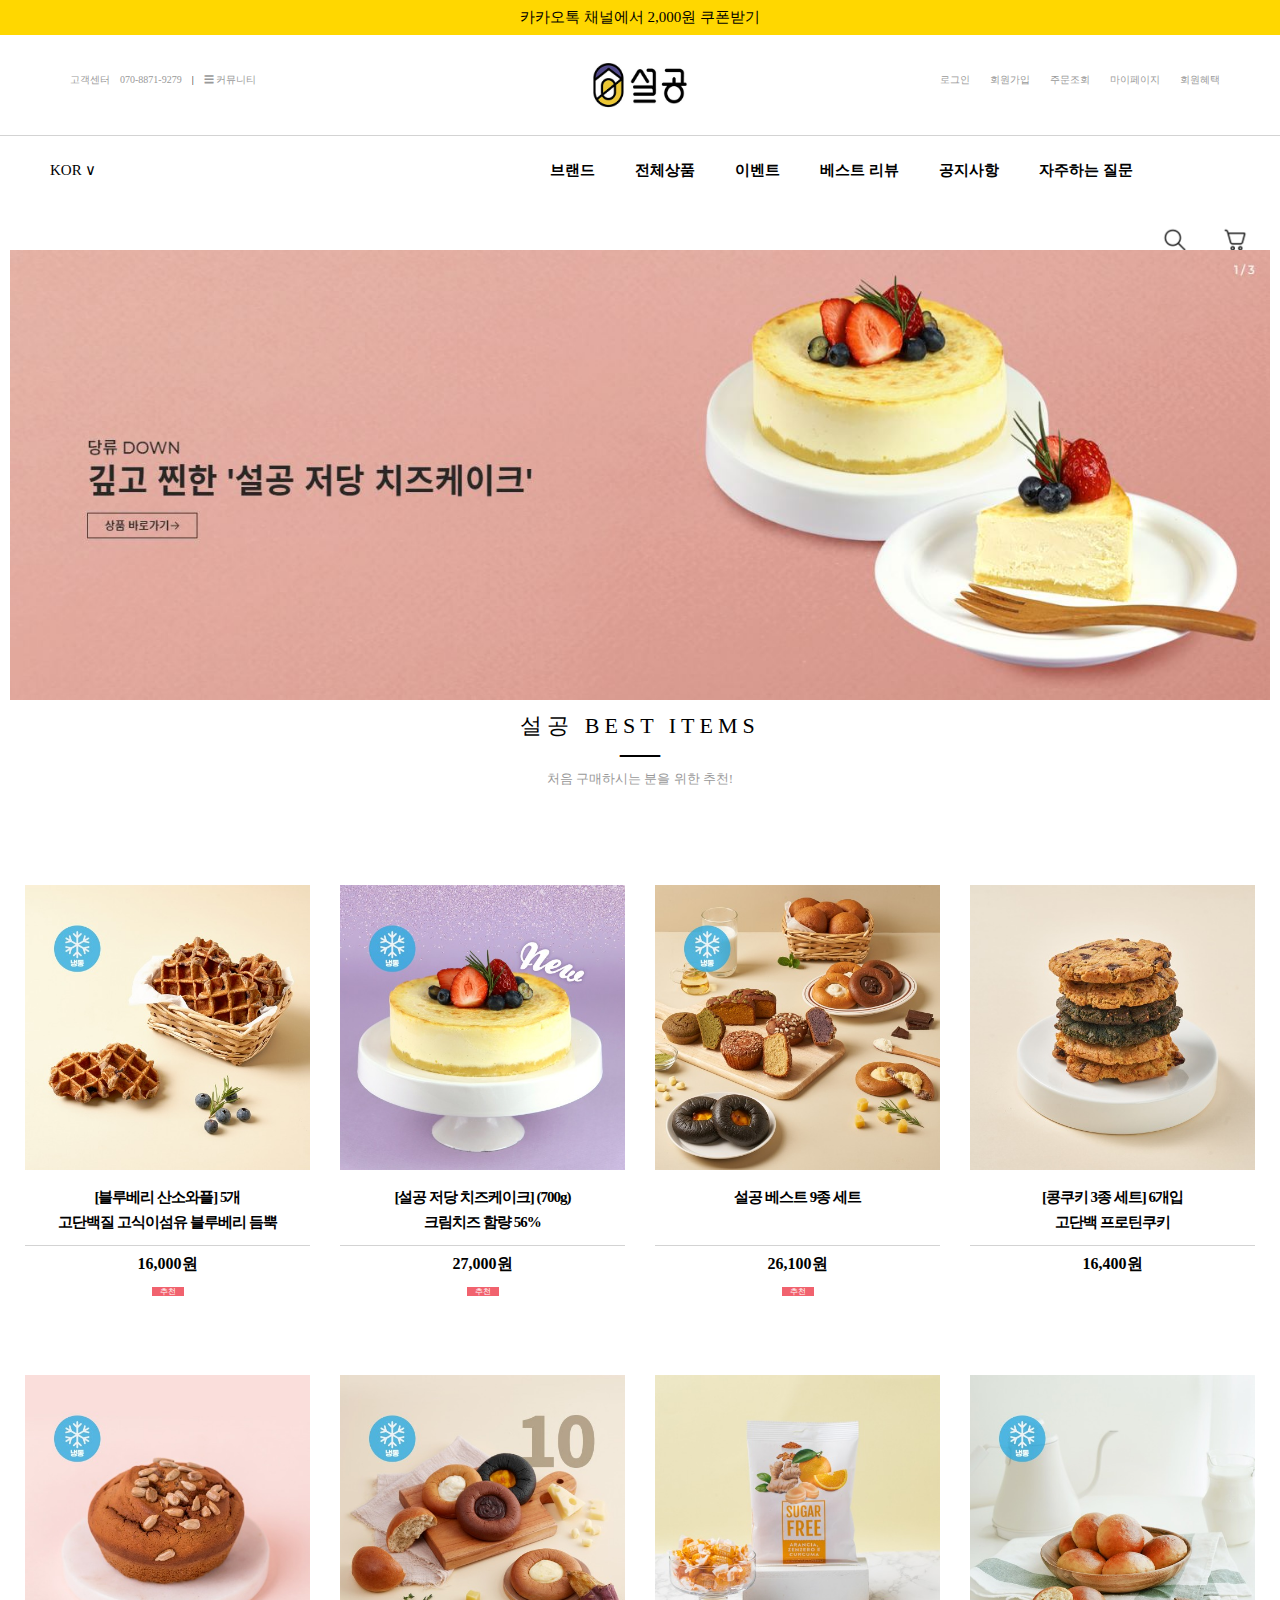
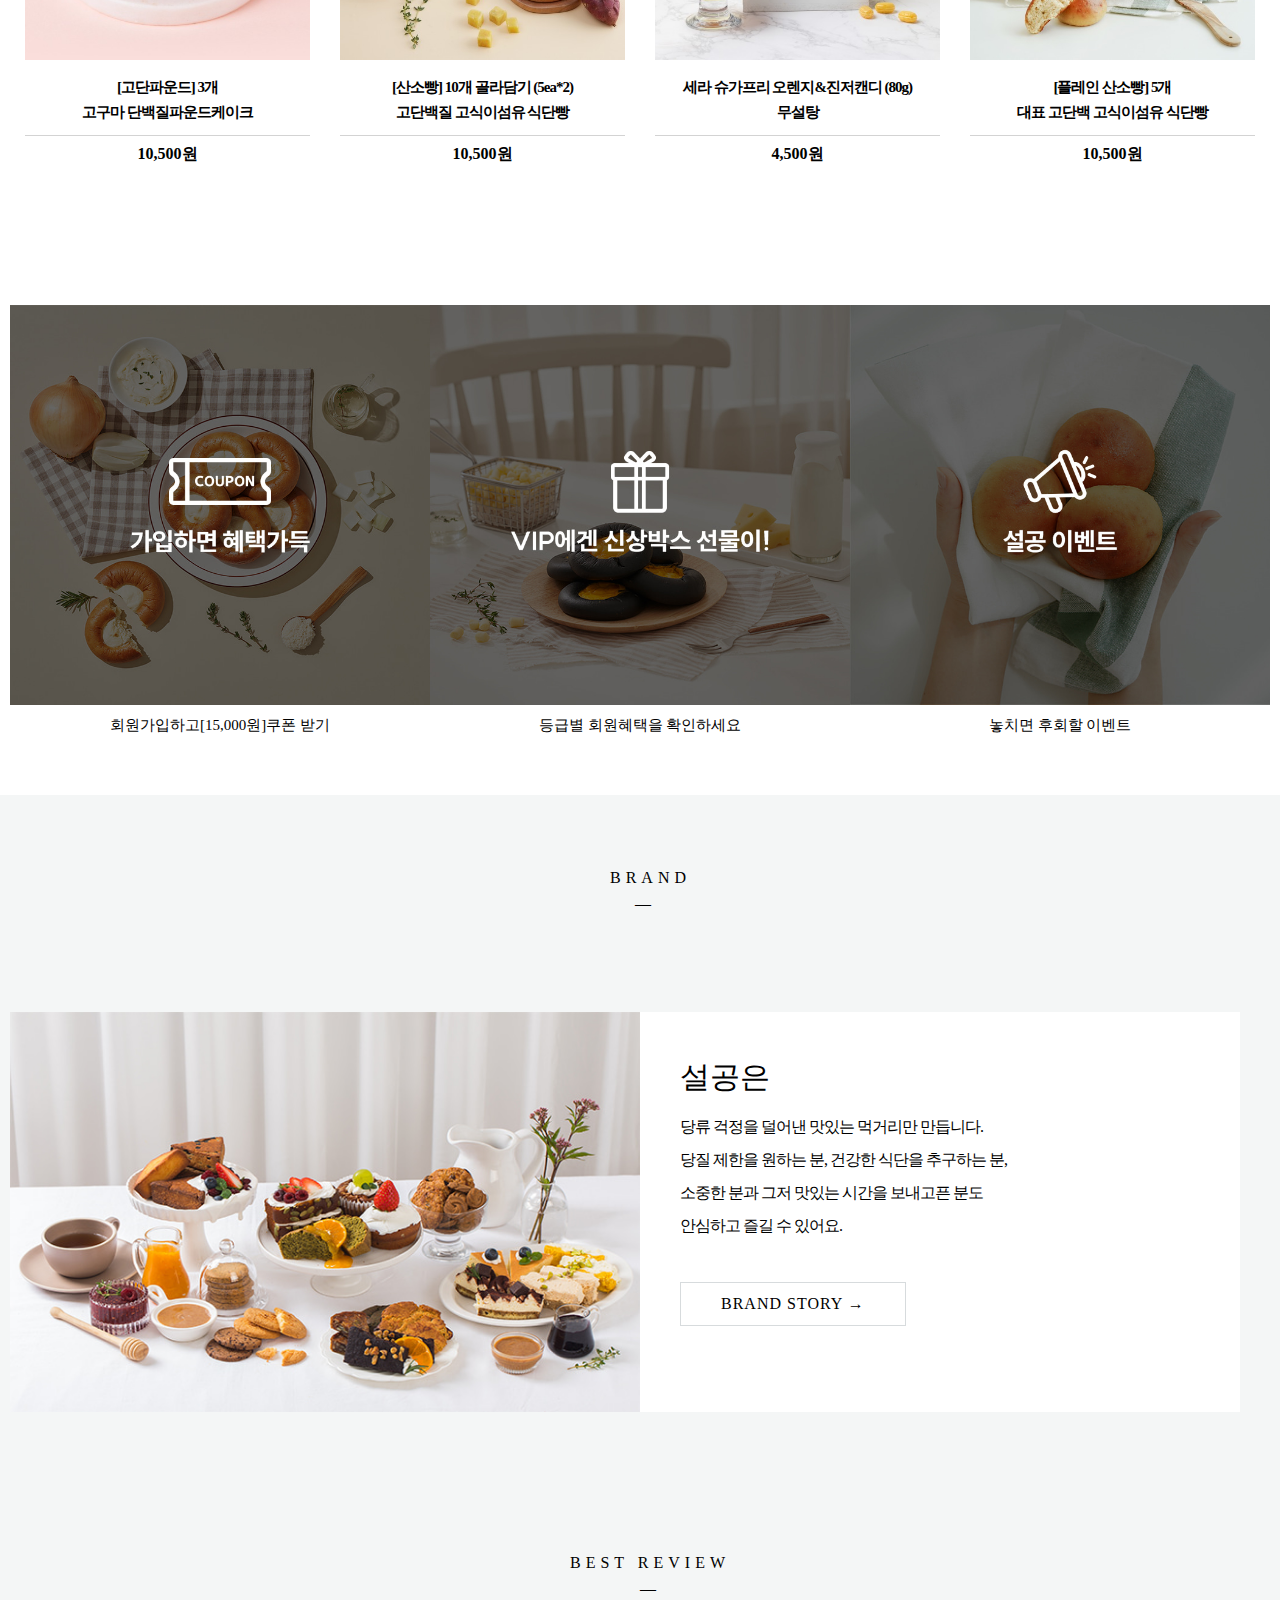
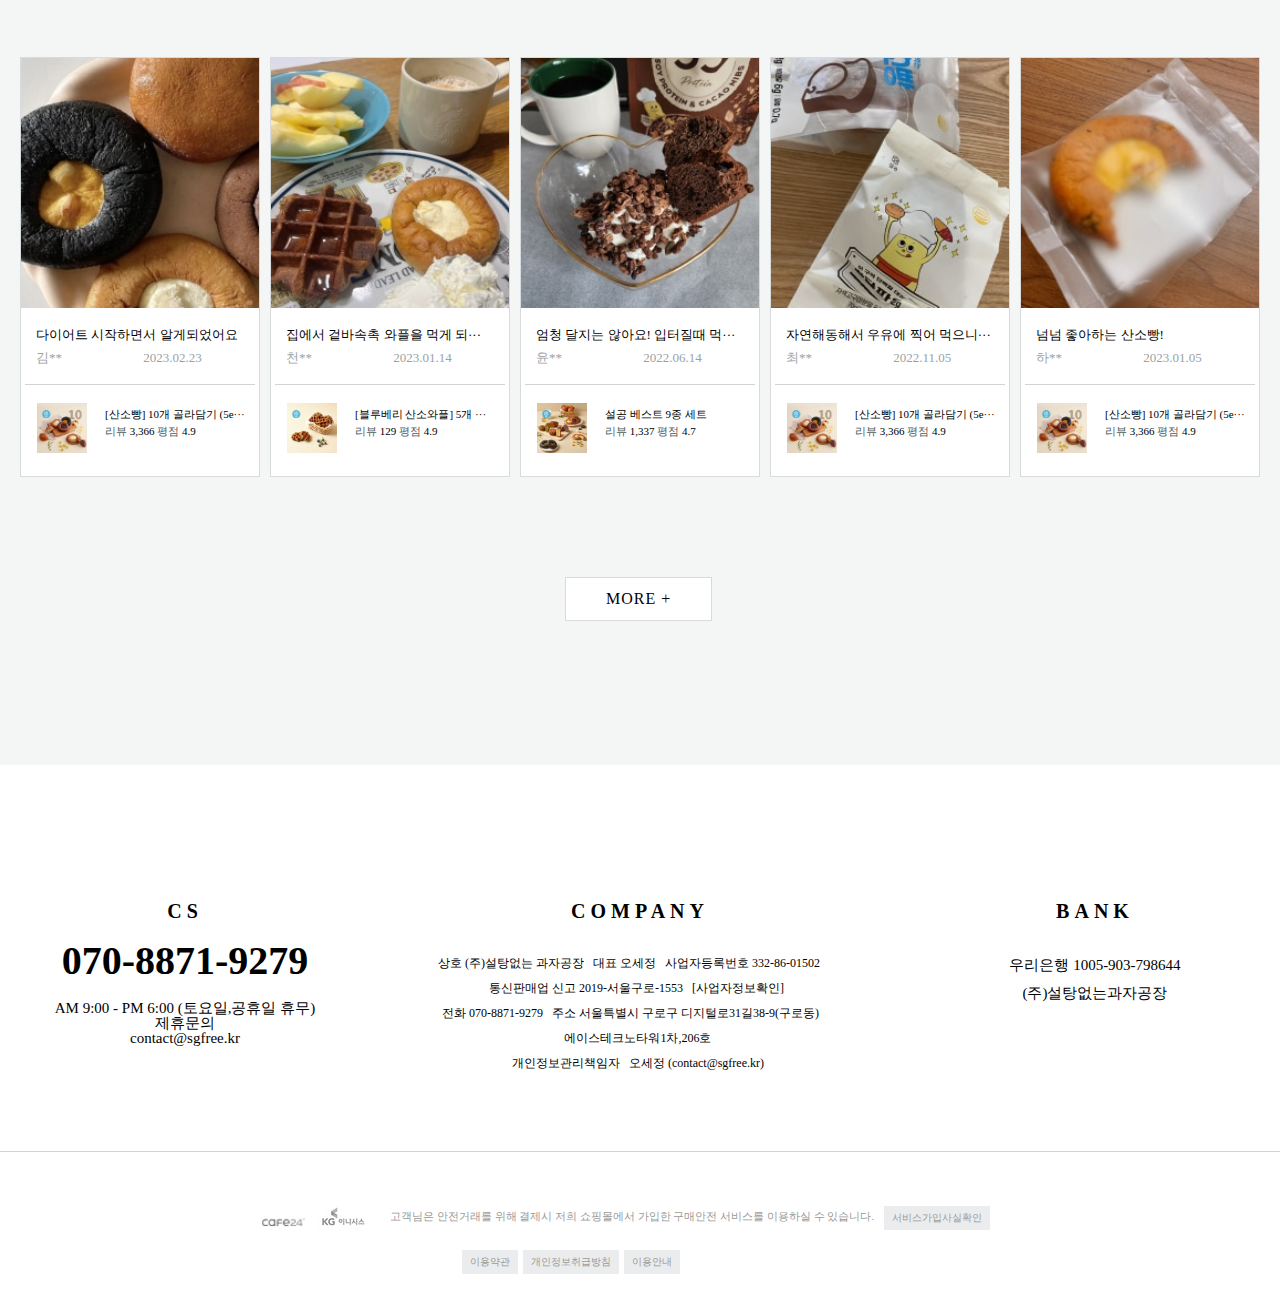
<file: index.html>
<!DOCTYPE html>
<html>
  <head>
    <title>설탕없는과자공장 | 설공</title>
    <link href="css/reset.css" rel="stylesheet">
    <link href="css/common.css" rel="stylesheet">
    <link href="css/main.css" rel="stylesheet">
  </head>
  <body>
    <div id="kakao">
        <div id="box">
        <h3><a href="#">카카오톡 채널에서 2,000원 쿠폰받기</a></h3>
        </div></div>
    <header>
      <div id="box1">
        <div id="login1">
          <ul>
            <li><a href="#">고객센터</a></li>
            <li><a href="#">070-8871-9279</a></li>
            <li>|</li>
            <li><a href="#">&#9776;  커뮤니티</a></li>
          </ul>
        </div>
      </div>
      <div id="box2">
        <div id="logo">
          <a href="#"><img src="img/logo.jpg" alt="logo"></a>
        </div></div>
      <div id="box3">
        <div id="login2">
          <ul>
            <li><a href="sub_2.html" target="self">로그인</a></li>
            <li><a href="#">회원가입</a></li>
            <li><a href="#">주문조회</a></li>
            <li><a href="#">마이페이지</a></li>
            <li><a href="#">회원혜택</a></li>
          </ul>
        </div></div>
    </header>
    <nav>
        <div id="box1">
          <h4><a href="#">KOR   &#8744;</a></h4></div> 
        <div id="box">
          <ul>
            <li><a href="sub.html" target="_self">브랜드</a></li>
            <li><a href="sub.html" target="_self">전체상품</a></li>
            <li><a href="sub.html" target="_self">이벤트</a></li>
            <li><a href="sub.html" target="_self">베스트 리뷰</a></li>
            <li><a href="sub.html" target="_self">공지사항</a></li>
            <li><a href="sub.html" target="_self">자주하는 질문</a></li>
          </ul></div>

          <div id="icon">
            <div class="iconbox">
                <a href="#"><img src="img/icon_1.png" alt="아이콘1"></a>
            </div>
            <div class="iconbox">
                <a href="#"><img src="img/icon_2.png" alt="아이콘2"></a>
            </div>
          </div>
      </nav>

    <section>
      <div id="slider">
        <img src="img/slider.JPG" alt="slider">
        </div>

        <div id="best">
            <h3>설공 BEST ITEMS</h3>
            <h2>&#8212;</h2>
            <p>처음 구매하시는 분을 위한 추천!</p>
        </div>
        <div id="product">
            <div class="box">
              <div class="img_box">
                <a href="sub.html" target="_self"><img src="img/section_1.jpg" alt="section_1"></a>
              </div>
                <h5><a href="#">[블루베리 산소와플] 5개<br>고단백질 고식이섬유 블루베리 듬뿍</a></h5>
                <div class="box1">
                  <p>16,000원</p>
                  <h6></h6>
                </div></div>
            <div class="box">
              <div class="img_box">
                <a href="sub.html" target="_self"><img src="img/section_2.jpg" alt="section_2"></a>
              </div>
                <h5><a href="#">[설공 저당 치즈케이크] (700g)<br>크림치즈 함량 56%</a></h5>
                <div class="box1">
                <p>27,000원</p>
                <h6></h6>
            </div></div>
            <div class="box">
              <div class="img_box">
                <a href="sub.html" target="_self"><img src="img/section_3.jpg" alt="section_3"></a>
              </div>
                <h5><a href="#">설공 베스트 9종 세트</a></h5>
                <div class="box1">
                <p>26,100원</p>
                <h6></h6>
            </div></div>
            <div class="box">
              <div class="img_box">
                <a href="sub.html" target="_self"><img src="img/section_4.jpg" alt="section_4"></a>
              </div>
                <h5><a href="#">[콩쿠키 3종 세트] 6개입<br>고단백 프로틴쿠키</a></h5>
                <div class="box1">
                <p>16,400원</p>
            </div></div>
            <div class="box">
              <div class="img_box">
                <a href="sub.html" target="_self"><img src="img/section_5.jpg" alt="section_5"></a>
              </div>
                <h5><a href="#">[고단파운드] 3개<br>고구마 단백질파운드케이크</a></h5>
                <div class="box1">
                <p>10,500원</p>
            </div></div>
            <div class="box">
              <div class="img_box">
                <a href="sub.html" target="_self"><img src="img/section_6.jpg" alt="section_6"></a>
              </div>
                <h5><a href="#">[산소빵] 10개 골라담기 (5ea*2)<br>고단백질 고식이섬유 식단빵</a></h5>
                <div class="box1">
                <p>10,500원</p>
            </div></div>
            <div class="box">
              <div class="img_box">
                <a href="sub.html" target="_self"><img src="img/section_7.jpg" alt="section_7"></a>
              </div>
                <h5><a href="#">세라 슈가프리 오렌지&진저캔디 (80g)<br>무설탕</a></h5>
                <div class="box1">
                <p>4,500원</p>
            </div></div>
            <div class="box">
              <div class="img_box">
                <a href="sub.html" target="_self"><img src="img/section_8.jpg" alt="section_8"></a>
              </div>
                <h5><a href="#">[플레인 산소빵] 5개<br>대표 고단백 고식이섬유 식단빵</a></h5>
                <div class="box1">
                <p>10,500원</p>
            </div></div>
        </div>

      <div id="coupon">
        <div class="box2">
            <a href="#"><img src="img/section_banner_1.jpg" alt="coupon1"></a>
            <h5>회원가입하고[15,000원]쿠폰 받기</h5>
        </div>
        <div class="box2">
            <a href="#"><img src="img/section_banner_2.jpg" alt="coupon2"></a>
            <h5>등급별 회원혜택을 확인하세요</h5>
        </div>
        <div class="box2">
            <a href="#"><img src="img/section_banner_3.jpg" alt="coupon3"></a>
            <h5>놓치면 후회할 이벤트</h5>
        </div>
      </div>

      <div id="story">
        <div class="box3">
        <h3>BRAND</h3>
        <h4>&#8212;</h4>
        <div class="box4">
            <img src="img/section_brandstory.jpg" alt="brandstory">
            <h3>설공은</h3>
            <p>당류 걱정을 덜어낸 맛있는 먹거리만 만듭니다.<br>당질 제한을 원하는 분, 건강한 식단을 추구하는 분,<br>소중한 분과 그저 맛있는 시간을 보내고픈 분도<br>안심하고 즐길 수 있어요.</p>
            <button>BRAND STORY &#8594;</button>
        </div></div>
        </div>

        <div id="review">
            <div class="box4">
            <h3>BEST REVIEW</h3>
            <h4>&#8212;</h4>

            <div class="box5">
                <a href="#"><img src="img/review_1.jpg" alt="review"></a>
                <p><a href="#">다이어트 시작하면서 알게되었어요</a></p>
                <pre>김**                         2023.02.23</pre>
                <div class="box6">
                <a href="#"><img src="img/section_6.jpg" alt="review"></a>
                <h5><a href="#">[산소빵] 10개 골라담기 (5e&middot;&middot;&middot;</a></h5>
                <h6>리뷰 <b>3,366</b> 평점 <b>4.9</b></h6>
            </div></div>
            <div class="box5">
                <a href="#"><img src="img/review_2.jpg" alt="review"></a>
                <p><a href="#">집에서 겉바속촉 와플을 먹게 되&middot;&middot;&middot;</a></p>
                <pre>천**                         2023.01.14</pre>
                <div class="box6">
                <a href="#"><img src="img/section_1.jpg" alt="review"></a>
                <h5><a href="#">[블루베리 산소와플] 5개 &middot;&middot;&middot;</a></h5>
                <h6>리뷰 <b>129</b> 평점 <b>4.9</b></h6>
            </div></div>
            <div class="box5">
                <a href="#"><img src="img/review_3.jpg" alt="review"></a>
                <p><a href="#">엄청 달지는 않아요! 입터질때 먹&middot;&middot;&middot;</a></p>
                <pre>윤**                         2022.06.14</pre>
                <div class="box6">
                <a href="#"><img src="img/section_3.jpg" alt="review"></a>
                <h5><a href="#">설공 베스트 9종 세트</a></h5>
                <h6>리뷰 <b>1,337</b> 평점 <b>4.7</b></h6>
            </div></div>
            <div class="box5">
                <a href="#"><img src="img/review_4.jpg" alt="review"></a>
                <p><a href="#">자연해동해서 우유에 찍어 먹으니&middot;&middot;&middot;</a></p>
                <pre>최**                         2022.11.05</pre>
                <div class="box6">
                <a href="#"><img src="img/section_6.jpg" alt="review"></a>
                <h5><a href="#">[산소빵] 10개 골라담기 (5e&middot;&middot;&middot;</a></h5>
                <h6>리뷰 <b>3,366</b> 평점 <b>4.9</b></h6>
            </div></div>
            <div class="box5">
                <a href="#"><img src="img/review_5.jpg" alt="review"></a>
                <p><a href="#">넘넘 좋아하는 산소빵!</a></p>
                <pre>하**                         2023.01.05</pre>
                <div class="box6">
                <a href="#"><img src="img/section_6.jpg" alt="review"></a>
                <h5><a href="#">[산소빵] 10개 골라담기 (5e&middot;&middot;&middot;</a></h5>
                <h6>리뷰 <b>3,366</b> 평점 <b>4.9</b></h6>
            </div></div>
            <button>MORE +</button>
      </div>
    </div>
    </section>

    <footer>
        <div id="top">
            <div class="cs">
                <h1>CS</h1>
                <h2>070-8871-9279</h2>
                <h3>AM 9:00 - PM 6:00 (토요일,공휴일 휴무)<br>
                    <b>제휴문의</b><br>
                    contact@sgfree.kr</h3>
            </div>
            <div class="company">
                <h1>COMPANY</h1>
                <pre>
                          상호 (주)설탕없는 과자공장   대표 오세정   사업자등록번호 332-86-01502
                               통신판매업 신고 2019-서울구로-1553   [사업자정보확인]
                           전화 070-8871-9279   주소 서울특별시 구로구 디지털로31길38-9(구로동)
                                에이스테크노타워1차,206호
                                개인정보관리책임자   오세정 (contact@sgfree.kr)</pre>
            </div>
            <div class="bank">
                <h1>BANK</h1>
                <h2>우리은행 1005-903-798644<br>
                    <b>(주)설탕없는과자공장</b></h2>
            </div>
        </div>
        <div id="botton">
            <div id="box">
              <div class="imgbox">
            <a href="#"><img src="img/footer_1.png" alt=""></a>
              </div>
            <a href="#"><img src="img/footer_2.jpg" alt=""></a>
            <h1>고객님은 안전거래를 위해 결제시 저희 쇼핑몰에서 가입한 구매안전 서비스를 이용하실 수 있습니다.</h1>
            <button>서비스가입사실확인</button>
            <div class="box1">
            <button>이용약관</button>
            <button>개인정보취급방침</button>
            <button>이용안내</button>
        </div></div></div>
    </footer>
  </body>
</html>
</file>
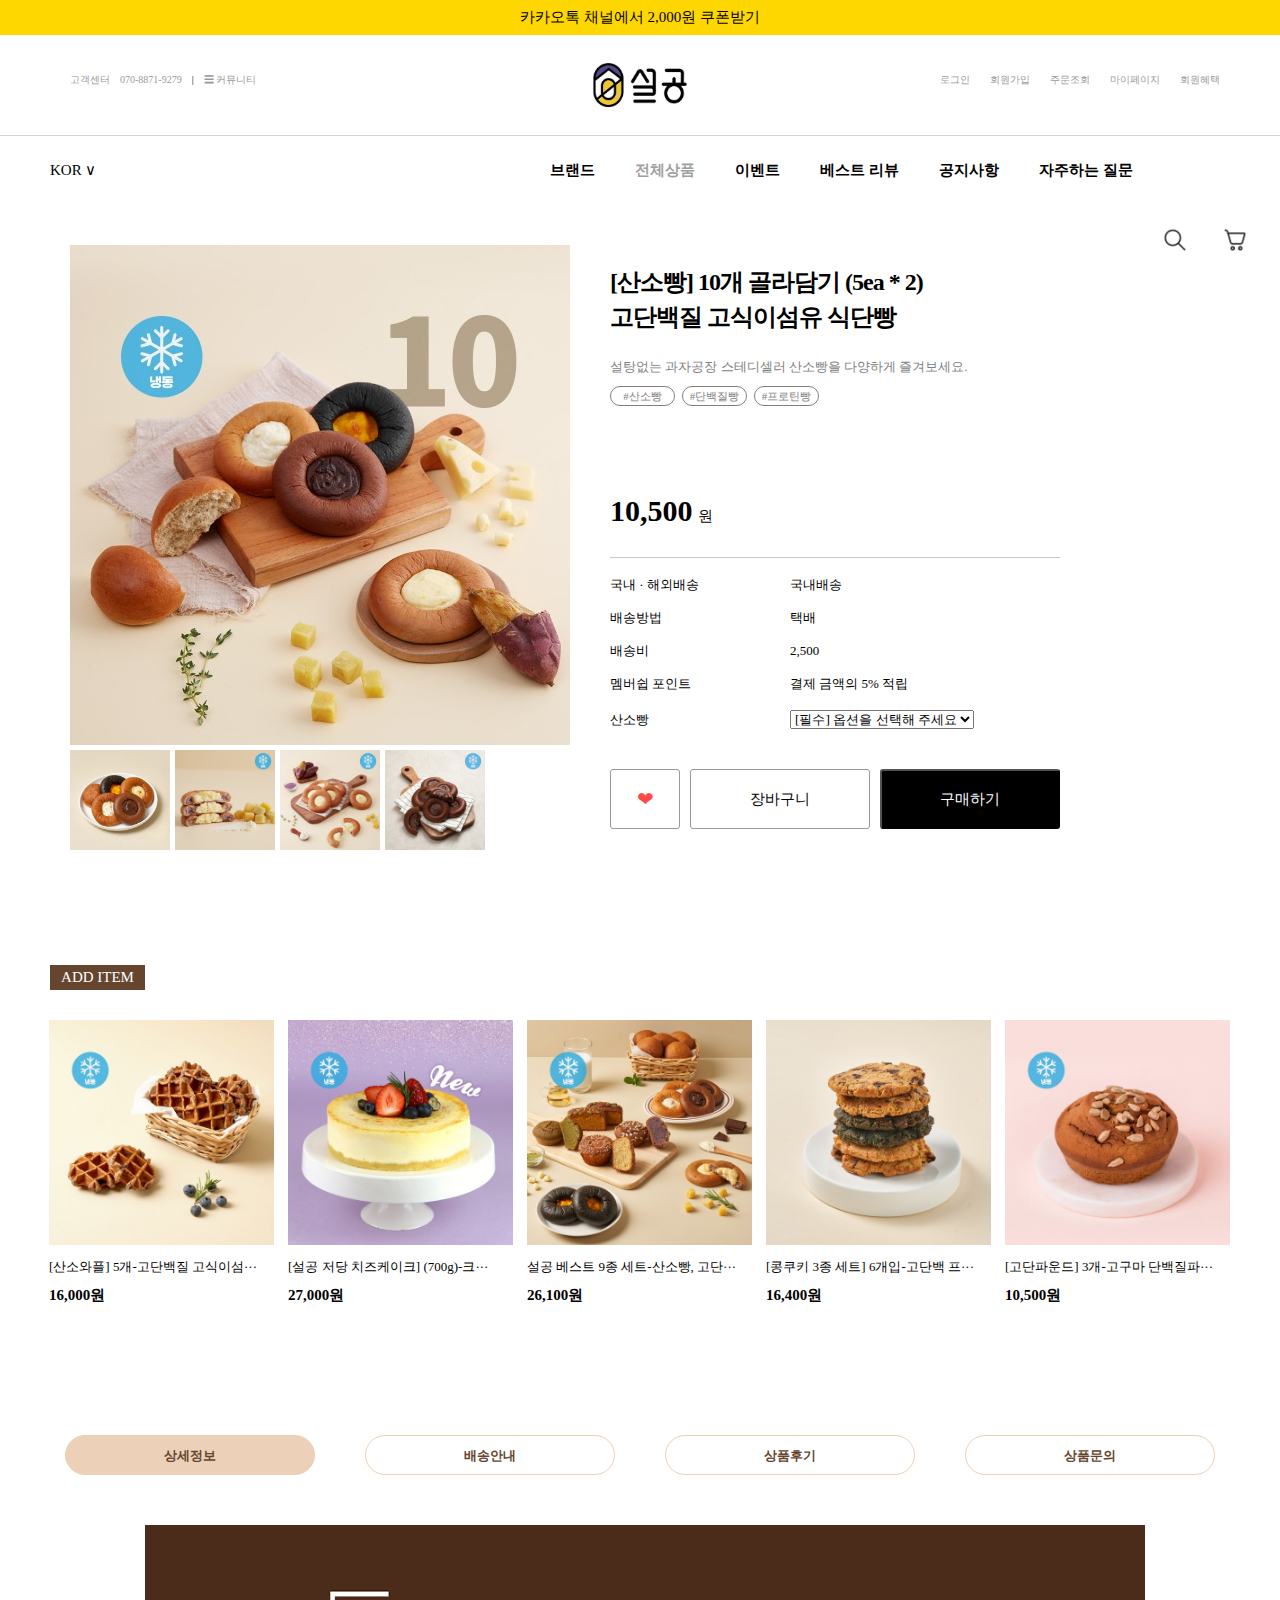
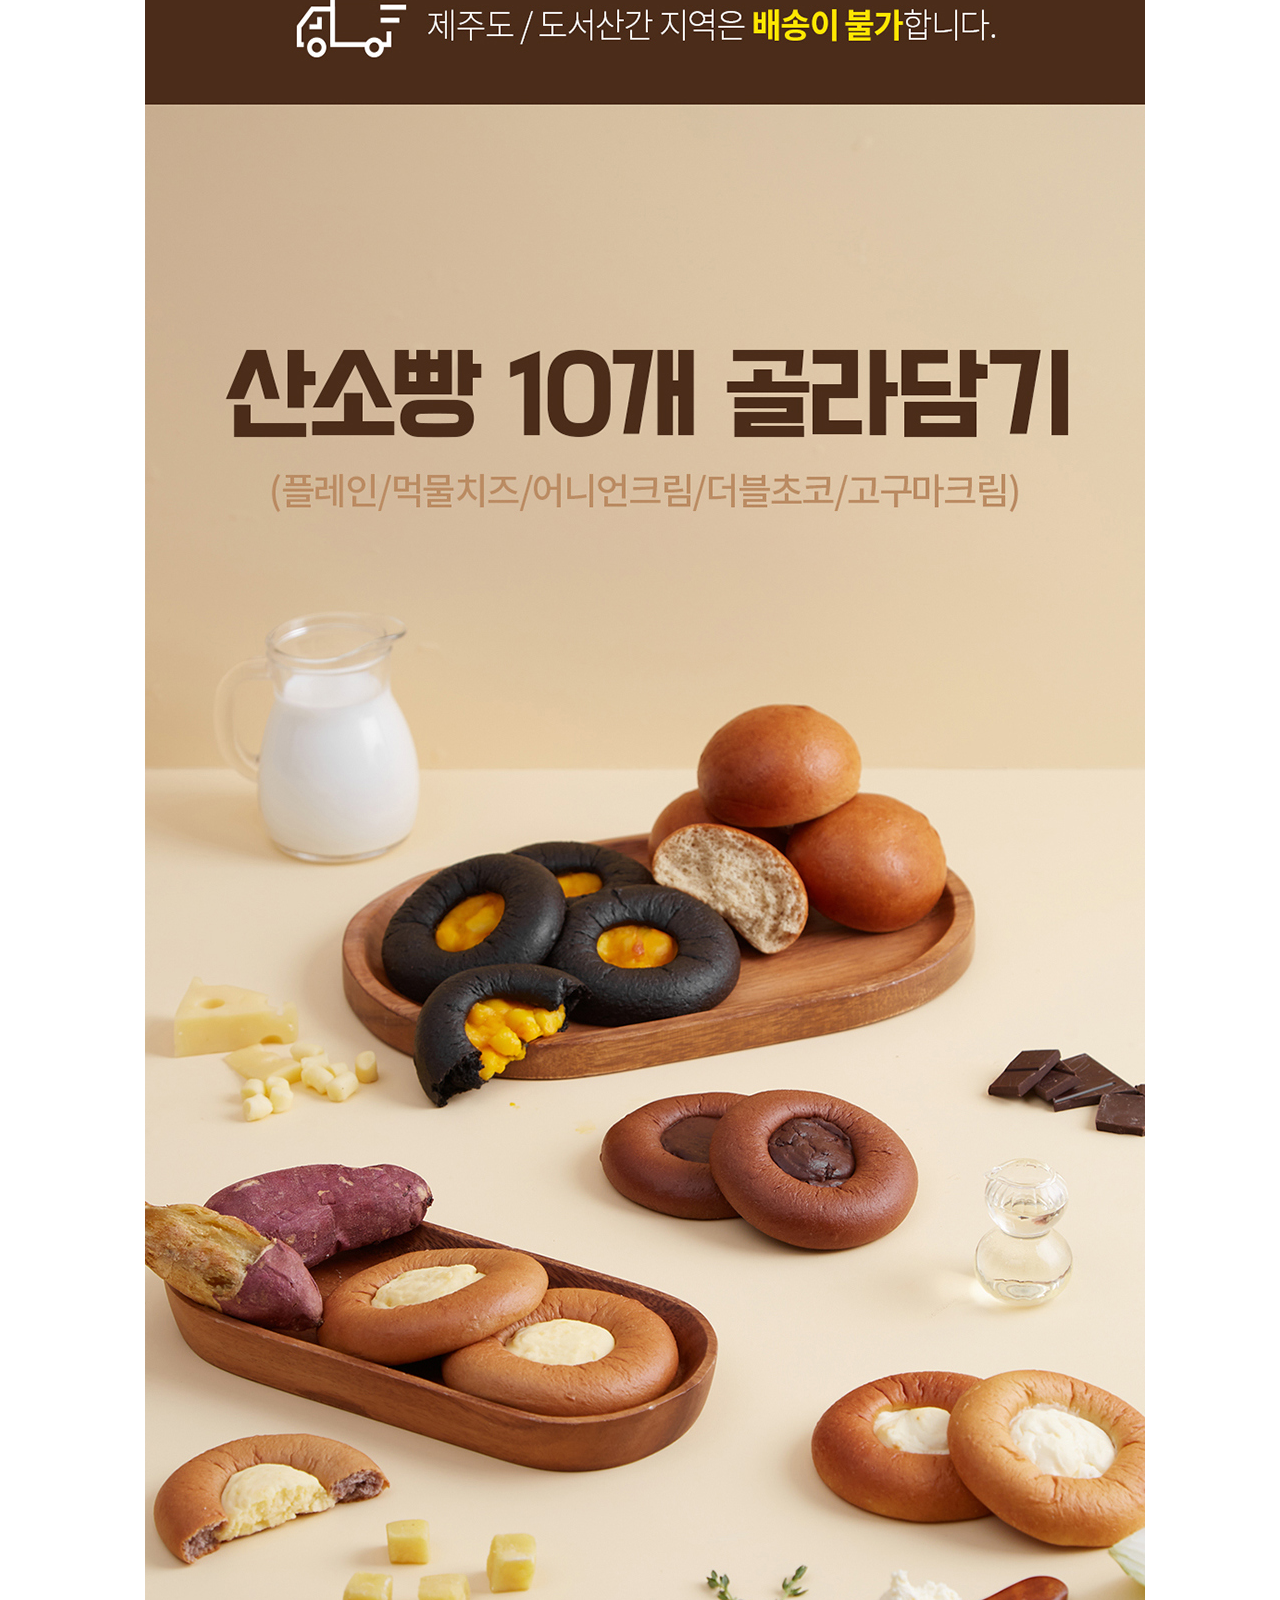
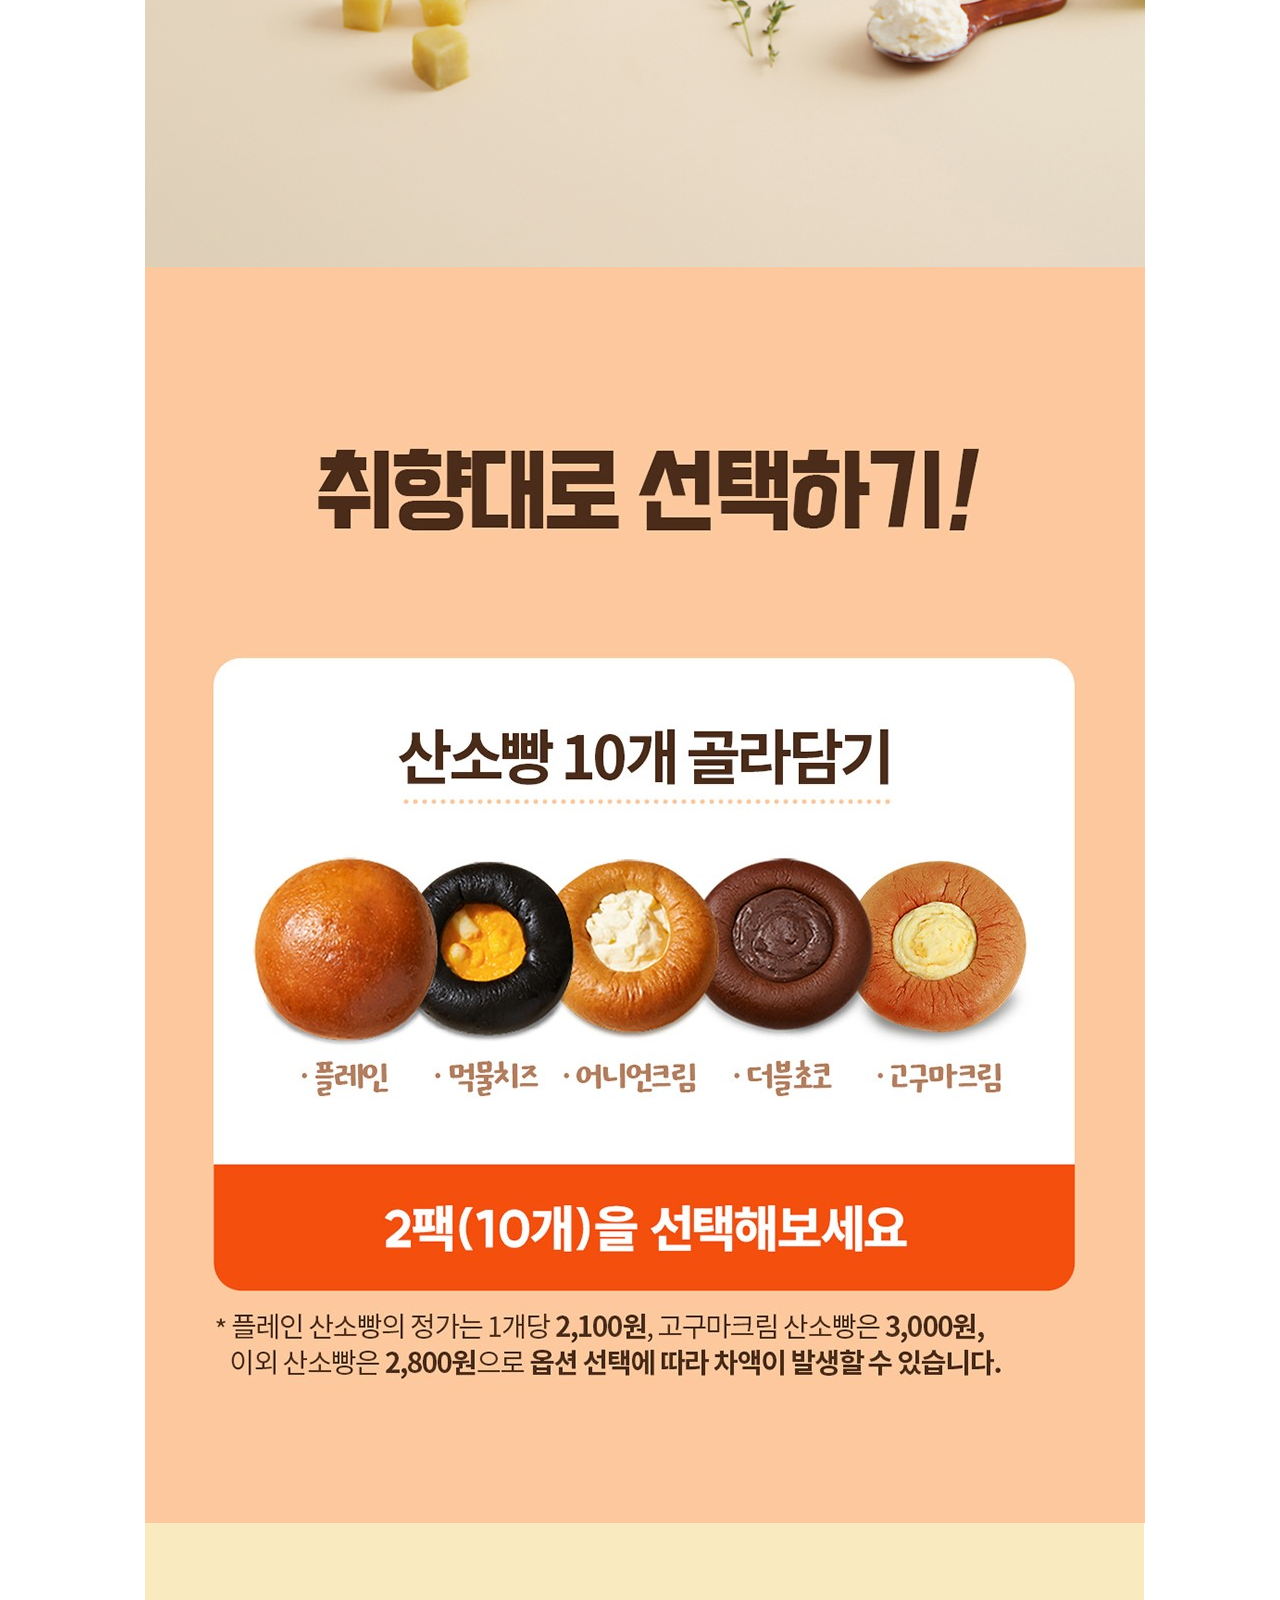
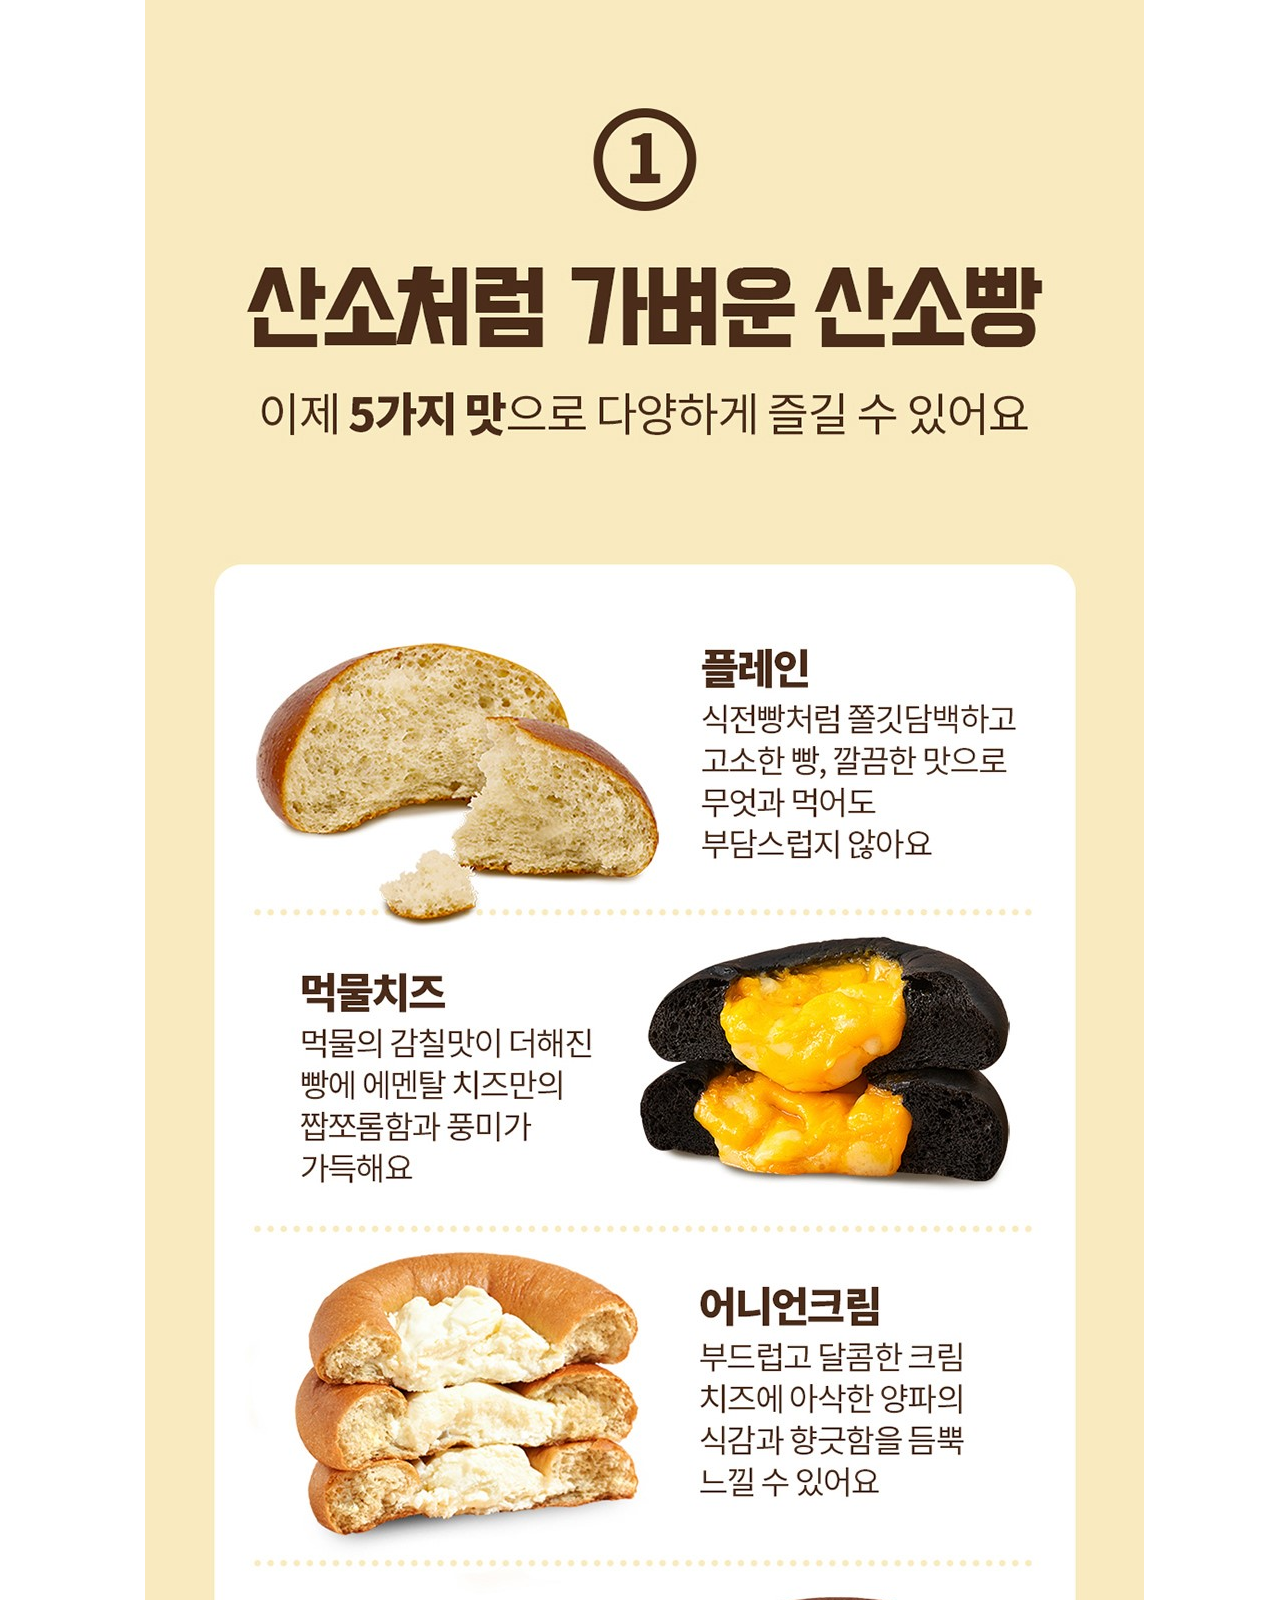
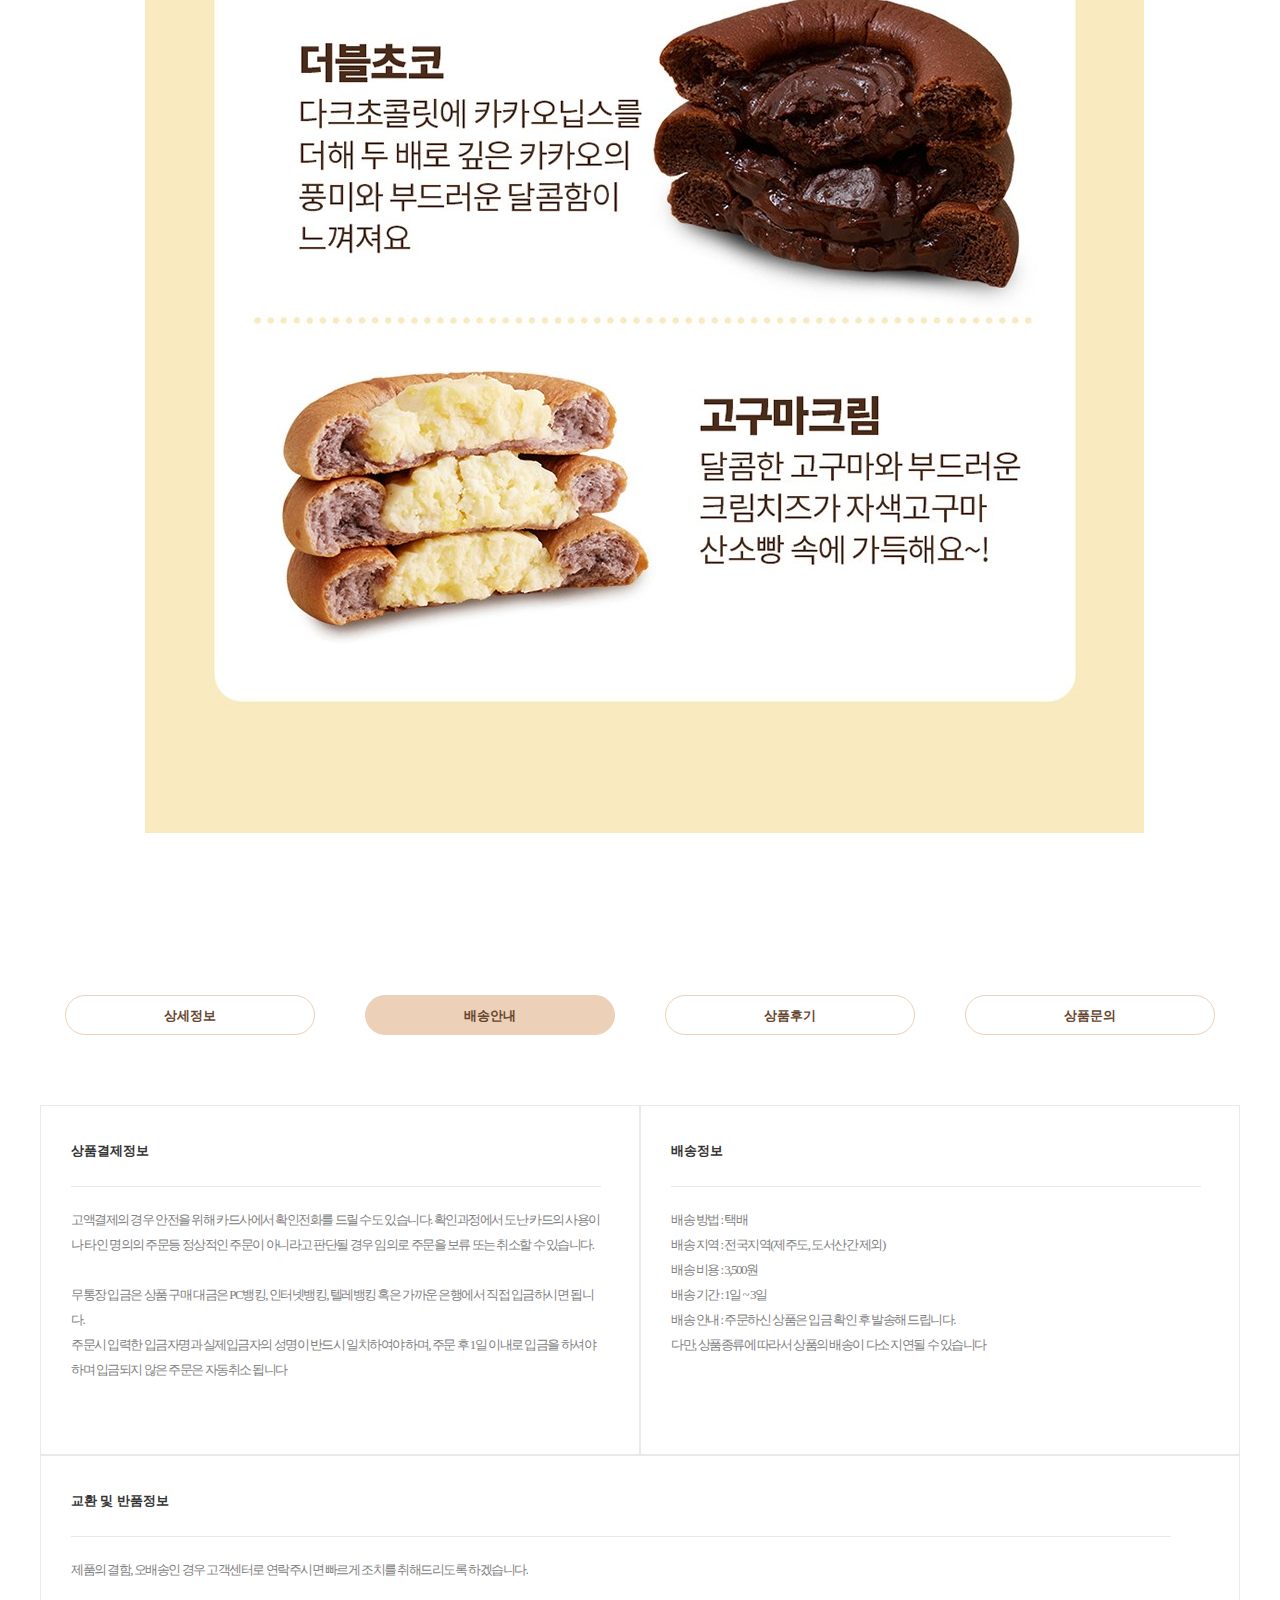
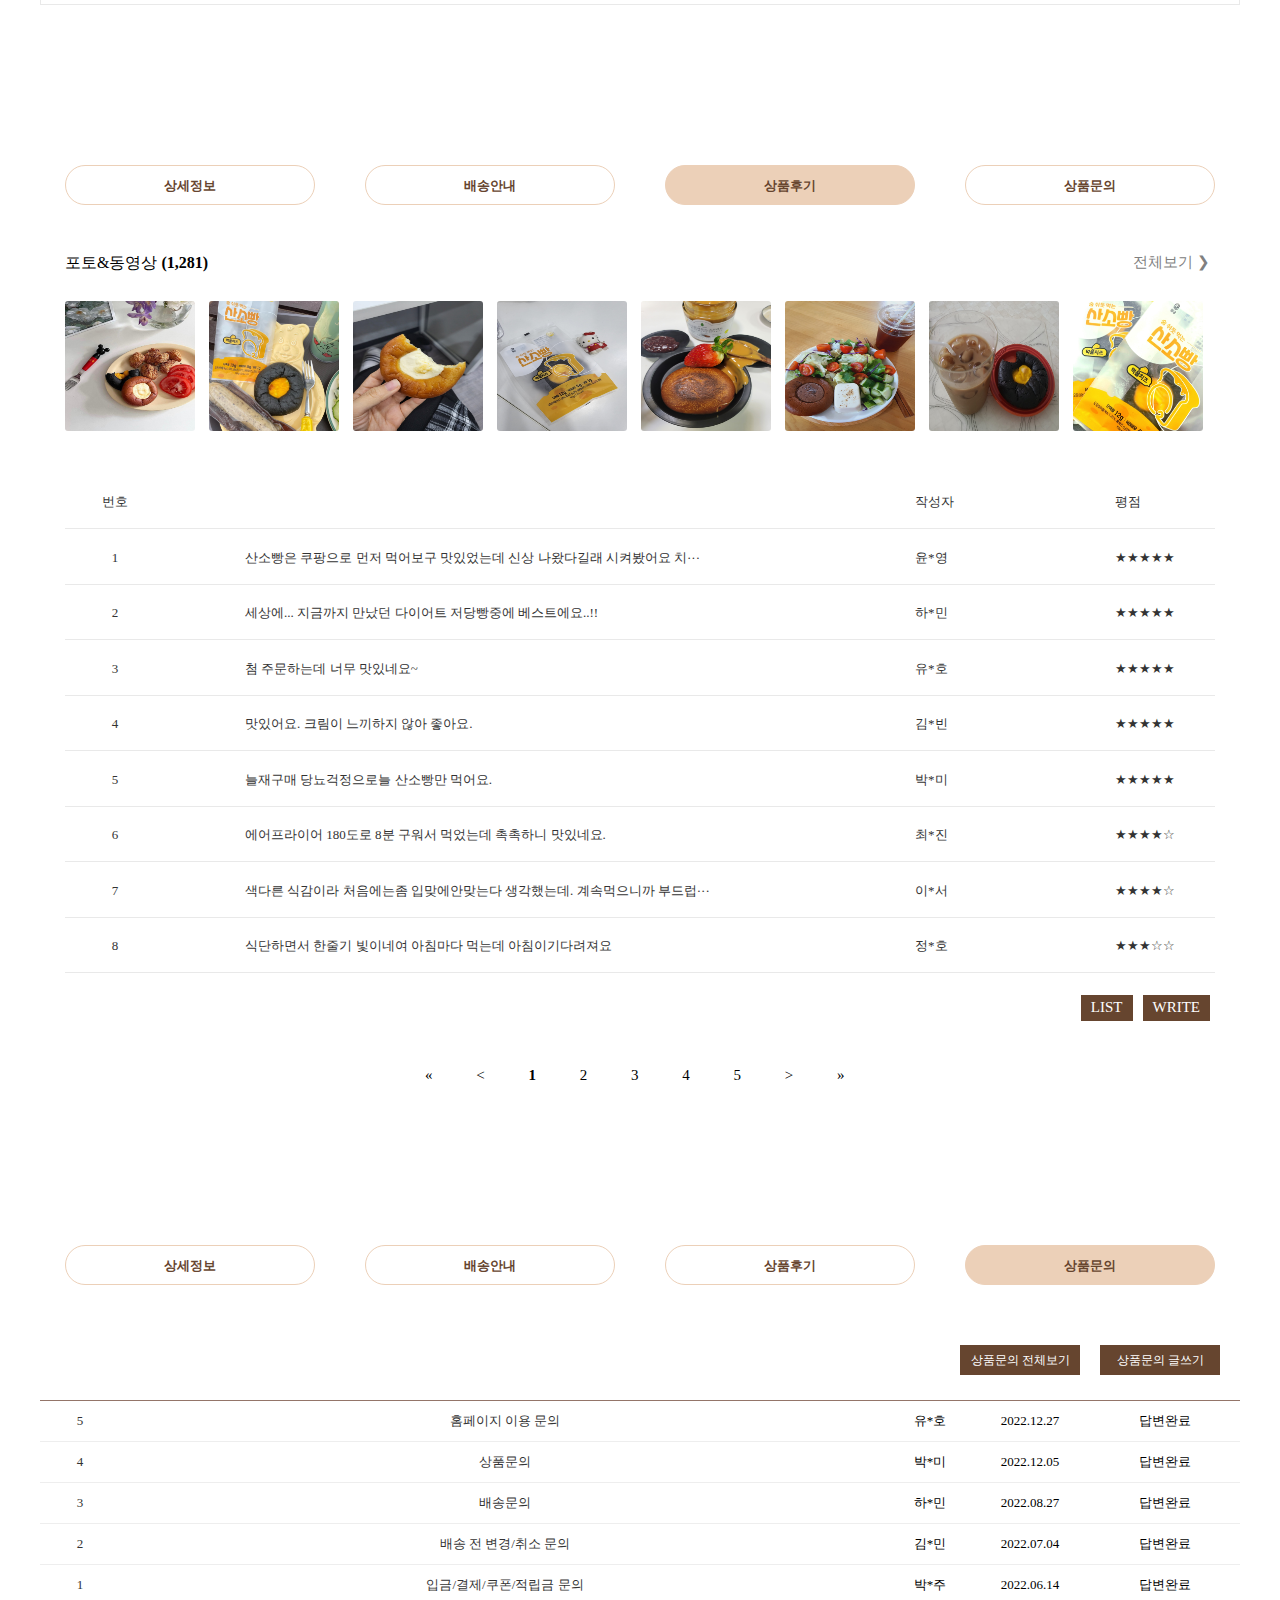
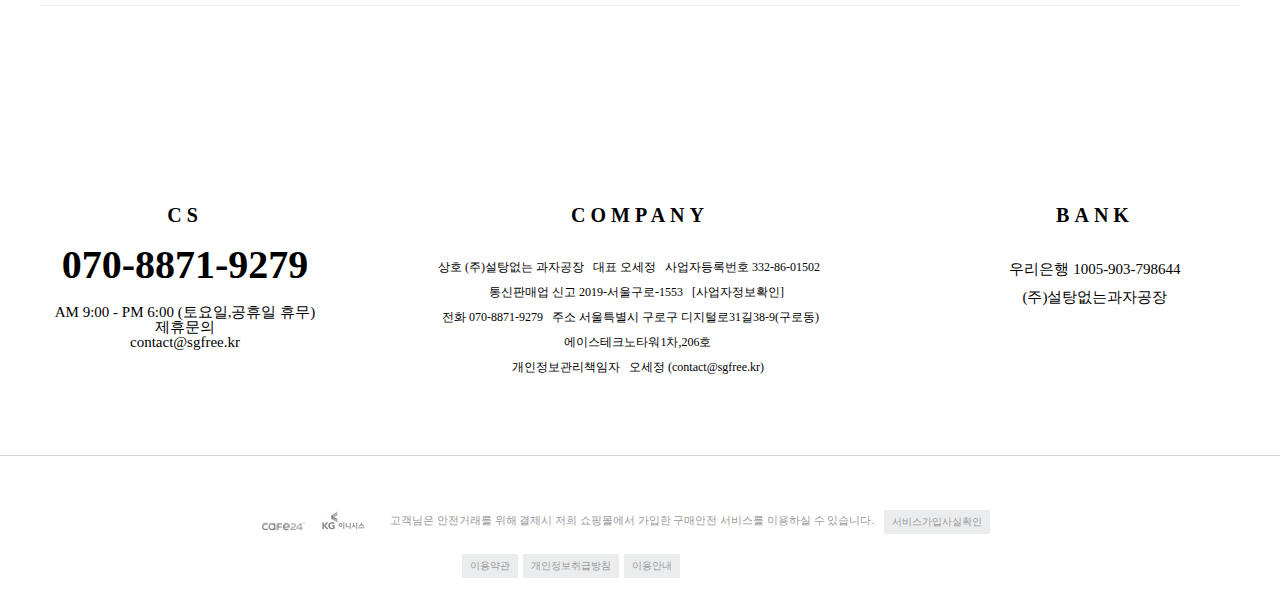
<file: sub.html>
<!DOCTYPE html>
<html>

<head>
  <title>설탕없는과자공장 | 설공</title>
  <link href="css/reset.css" rel="stylesheet">
  <link href="css/common.css" rel="stylesheet">
  <link href="css/sub.css" rel="stylesheet">
</head>
<script src="https://ajax.googleapis.com/ajax/libs/jquery/3.3.1/jquery.min.js"></script>

<body>
  <div id="kakao">
    <div id="box">
      <h3><a href="#">카카오톡 채널에서 2,000원 쿠폰받기</a></h3>
    </div>
  </div>
  <header>
    <div id="box1">
      <div id="login1">
        <ul>
          <li><a href="#">고객센터</a></li>
          <li><a href="#">070-8871-9279</a></li>
          <li>|</li>
          <li><a href="#">&#9776; 커뮤니티</a></li>
        </ul>
      </div>
    </div>
    <div id="box2">
      <div id="logo">
        <a href="index.html" target="_self"><img src="img/logo.jpg" alt="logo"></a>
      </div>
    </div>
    <div id="box3">
      <div id="login2">
        <ul>
          <li><a href="sub_2.html" target="self">로그인</a></li>
          <li><a href="#">회원가입</a></li>
          <li><a href="#">주문조회</a></li>
          <li><a href="#">마이페이지</a></li>
          <li><a href="#">회원혜택</a></li>
        </ul>
      </div>
    </div>
  </header>
  <nav>
    <div id="box1">
      <h4><a href="#">KOR &#8744;</a></h4>
    </div>
    <div id="box">
      <ul>
        <li><a href="#">브랜드</a></li>
        <li>전체상품</li>
        <li><a href="#">이벤트</a></li>
        <li><a href="#">베스트 리뷰</a></li>
        <li><a href="#">공지사항</a></li>
        <li><a href="#">자주하는 질문</a></li>
      </ul>
    </div>

    <div id="icon">
      <div class="iconbox">
        <a href="#"><img src="img/icon_1.png" alt="아이콘1"></a>
      </div>
      <div class="iconbox">
        <a href="#"><img src="img/icon_2.png" alt="아이콘2"></a>
      </div>
    </div>
  </nav>


  <main id="sub">

    <div id="product">
      <img src="img/section_6.jpg" alt="img" id="cimg" class="w1">

      <div class="productsub">
        <ul>
          <li><img src="img/sub_1.jpg" alt="subimg_1"></li>
          <li><img src="img/sub_2.jpg" alt="subimg_2"></li>
          <li><img src="img/sub_3.jpg" alt="subimg_3"></li>
          <li><img src="img/sub_4.jpg" alt="subimg_4"></li>
        </ul>
      </div>
    </div>


    <script>

      $(document).ready(function () {



        $("#product li:first-child").mouseover(function () {
          $("#cimg").attr("src", "img/sub_1.jpg");
        });


        $("#product li:nth-child(2)").mouseover(function () {

          $("#cimg").attr("src", "img/sub_2.jpg");

        });


        $("#product li:nth-child(3)").mouseover(function () {
          $("#cimg").attr("src", "img/sub_3.jpg");
        });

        $("#product li:last-child").mouseover(function () {
          $("#cimg").attr("src", "img/sub_4.jpg");
        });

      });

    </script>

    <div id="contents">

      <h1>[산소빵] 10개 골라담기 (5ea * 2)<br>고단백질 고식이섬유 식단빵</h1>
      <h2>설탕없는 과자공장 스테디셀러 산소빵을 다양하게 즐겨보세요.</h2>

      <div class="tag">
        <h4>#산소빵</h4>
        <h4>#단백질빵</h4>
        <h4>#프로틴빵</h4>
      </div>

      <h5>10,500</h5>

      <table>
        <tr>
          <td>국내 &middot; 해외배송</td>
          <td>국내배송</td>
        </tr>
        <tr>
          <td>배송방법</td>
          <td>택배</td>
        </tr>
        <tr>
          <td>배송비</td>
          <td>2,500</td>
        </tr>
        <tr>
          <td>멤버쉽 포인트</td>
          <td>결제 금액의 5% 적립</td>
        </tr>
        <br>

        <tr>
          <td>산소빵</td>
          <td>
            <select>
              <option>[필수] 옵션을 선택해 주세요</option>
              <option>-----------------------------</option>
              <option>플레인 5개</option>
              <option>먹물치즈 5개 (+3,500)</option>
              <option>어니언크림 5개 (+3,500)</option>
              <option>더블초코 5개(+3,500)</option>
              <option>고구마크림 5개 (+4,500)</option>
            </select>
          </td>
        </tr>
      </table>
      <button>&#x2764;</button>
      <button>장바구니</button>
      <button>구매하기</button>
    </div>


    <div id="add">
      <h1>ADD ITEM</h1>
      <div class="add1">
        <a href="#"><img src="img/section_1.jpg" alt="add1"></a>
        <h1><a href="#">[산소와플] 5개-고단백질 고식이섬&middot;&middot;&middot;</a></h1>
        <h2>16,000원</h2>
      </div>
      <div class="add2">
        <a href="#"><img src="img/section_2.jpg" alt="add2"></a>
        <h1><a href="#">[설공 저당 치즈케이크] (700g)-크&middot;&middot;&middot;</a></h1>
        <h2>27,000원</h2>
      </div>
      <div class="add3">
        <a href="#"><img src="img/section_3.jpg" alt="add2"></a>
        <h1><a href="#">설공 베스트 9종 세트-산소빵, 고단&middot;&middot;&middot;</a></h1>
        <h2>26,100원</h2>
      </div>
      <div class="add4">
        <a href="#"><img src="img/section_4.jpg" alt="add2"></a>
        <h1><a href="#">[콩쿠키 3종 세트] 6개입-고단백 프&middot;&middot;&middot;</a></h1>
        <h2>16,400원</h2>
      </div>
      <div class="add5">
        <a href="#"><img src="img/section_5.jpg" alt="add2"></a>
        <h1><a href="#">[고단파운드] 3개-고구마 단백질파&middot;&middot;&middot;</a></h1>
        <h2>10,500원</h2>
      </div>
    </div>

    <div id="detail">
      <ul>
        <li><a href="#detail">상세정보</a></li>
        <li><a href="#deliver">배송안내</a></li>
        <li><a href="#pd_review">상품후기</a></li>
        <li><a href="#inquiry">상품문의</a></li>
      </ul>
      <div id="detail_box">
        <img src="img/product_1.jpg" alt="product_1">
        <img src="img/product_2.jpg" alt="product_2">
        <img src="img/product_3.jpg" alt="product_3">
      </div>
    </div>

    <div id="deliver">
      <ul>
        <li><a href="#detail">상세정보</a></li>
        <li><a href="#deliver">배송안내</a></li>
        <li><a href="#pd_review">상품후기</a></li>
        <li><a href="#inquiry">상품문의</a></li>
      </ul>
      <div class="deliver_box_1">
        <table>
          <tr>
            <th>상품결제정보</th>
            <td>고액결제의 경우 안전을 위해 카드사에서 확인전화를 드릴 수도 있습니다. 확인과정에서 도난 카드의 사용이나 타인 명의의 주문등 정상적인 주문이 아니라고 판단될 경우 임의로 주문을 보류 또는 취소할 수 있습니다.<br><br>
              무통장 입금은 상품 구매 대금은 PC뱅킹, 인터넷뱅킹, 텔레뱅킹 혹은 가까운 은행에서 직접 입금하시면 됩니다.<br>
              주문시 입력한 입금자명과 실제입금자의 성명이 반드시 일치하여야 하며, 주문 후 1일 이내로 입금을 하셔야 하며 입금되지 않은 주문은 자동취소 됩니다</td>
          </tr>
          </table>
          </div>

          <div class="deliver_box_2">
          <table>
          <tr>
            <th>배송정보</th>
            <td>배송 방법 : 택배<br>
              배송 지역 : 전국지역(제주도, 도서산간 제외)<br>
              배송 비용 : 3,500원<br>
              배송 기간 : 1일 ~ 3일<br>
              배송 안내 : 주문하신 상품은 입금 확인 후 발송해 드립니다.<br>
              다만, 상품종류에 따라서 상품의 배송이 다소 지연될 수 있습니다</td>
          </tr>
          </table>
          </div>

          <div class="deliver_box_3">
          <table>
          <tr>
            <th>교환 및 반품정보</th>
            <td>제품의 결함, 오배송인 경우 고객센터로 연락주시면 빠르게 조치를 취해드리도록 하겠습니다.</td>
          </tr>
          </table>
          </div>
    </div>

    <div id="pd_review">
      <ul>
        <li><a href="#detail">상세정보</a></li>
        <li><a href="#deliver">배송안내</a></li>
        <li><a href="#pd_review">상품후기</a></li>
        <li><a href="#inquiry">상품문의</a></li>
      </ul>
      <div class="review_box">
        <div class="photo">
          <h1>포토&amp;동영상 <b>(1,281)</b></h1>
          <h2><a href="#">전체보기 &#10095;</a></h2>
          <div class="photo_box">
          <a href="#"><img src="img/proreview_1.jpg" alt="proreview_1"></a>
          <a href="#"><img src="img/proreview_2.jpg" alt="proreview_2"></a>
          <a href="#"><img src="img/proreview_3.jpg" alt="proreview_3"></a>
          <a href="#"><img src="img/proreview_4.jpg" alt="proreview_4"></a>
          <a href="#"><img src="img/proreview_5.jpg" alt="proreview_5"></a>
          <a href="#"><img src="img/proreview_6.jpg" alt="proreview_6"></a>
          <a href="#"><img src="img/proreview_7.jpg" alt="proreview_7"></a>
          <a href="#"><img src="img/proreview_8.jpg" alt="proreview_8"></a>
        </div>
        </div>
      </div>
      <table>
        <tr>
          <th>번호</th>
          <td>&nbsp;</td>
          <td>작성자</td>
          <td>평점</td>
        </tr>
        <tr>
          <th>1</th>
          <td><a href="#">산소빵은 쿠팡으로 먼저 먹어보구 맛있었는데 신상 나왔다길래 시켜봤어요 치&middot;&middot;&middot;</a></td>
          <td>윤*영</td>
          <td>&starf;&starf;&starf;&starf;&starf;</td>
        </tr>
        <tr>
          <th>2</th>
          <td><a href="#">세상에... 지금까지 만났던 다이어트 저당빵중에 베스트에요..!!</a></td>
          <td>하*민</td>
          <td>&starf;&starf;&starf;&starf;&starf;</td>
        </tr>
        <tr>
          <th>3</th>
          <td><a href="#">첨 주문하는데 너무 맛있네요~</a></td>
          <td>유*호</td>
          <td>&starf;&starf;&starf;&starf;&starf;</td>
        </tr>
        <tr>
          <th>4</th>
          <td><a href="#">맛있어요. 크림이 느끼하지 않아 좋아요.</a></td>
          <td>김*빈</td>
          <td>&starf;&starf;&starf;&starf;&starf;</td>
        </tr>
        <tr>
          <th>5</th>
          <td><a href="#">늘재구매 당뇨걱정으로늘 산소빵만 먹어요.</a></td>
          <td>박*미</td>
          <td>&starf;&starf;&starf;&starf;&starf;</td>
        </tr>
        <tr>
          <th>6</th>
          <td><a href="#">에어프라이어 180도로 8분 구워서 먹었는데 촉촉하니 맛있네요.</a></td>
          <td>최*진</td>
          <td>&starf;&starf;&starf;&starf;&star;</td>
        </tr>
        <tr>
          <th>7</th>
          <td><a href="#">색다른 식감이라 처음에는좀 입맞에안맞는다 생각했는데. 계속먹으니까 부드럽&middot;&middot;&middot;</a></td>
          <td>이*서</td>
          <td>&starf;&starf;&starf;&starf;&star;</td>
        </tr>
        <tr>
          <th>8</th>
          <td><a href="#">식단하면서 한줄기 빛이네여 아침마다 먹는데 아침이기다려져요</a></td>
          <td>정*호</td>
          <td>&starf;&starf;&starf;&star;&star;</td>
        </tr>
      </table>
      <button>WRITE</button>
      <button>LIST</button>
      <h3><a href="#">&laquo; &lt; <b>1</b> 2 3 4 5 &gt; &raquo;</a></h3>
    </div>

    <div id="inquiry">
      <ul>
        <li><a href="#detail">상세정보</a></li>
        <li><a href="#deliver">배송안내</a></li>
        <li><a href="#pd_review">상품후기</a></li>
        <li><a href="#inquiry">상품문의</a></li>
      </ul>
      <div id="inquiry_tablebox">
        <button>상품문의 글쓰기</button>
        <button>상품문의 전체보기</button>
        <table>
          <tr>
            <th>5</th>
            <td><a href="#">홈페이지 이용 문의</a></td>
            <td>유*호</td>
            <td>2022.12.27</td>
            <td>답변완료</td>
          </tr>
          <tr>
            <th>4</th>
            <td><a href="#">상품문의</a></td>
            <td>박*미</td>
            <td>2022.12.05</td>
            <td>답변완료</td>
          </tr>
          <tr>
            <th>3</th>
            <td><a href="#">배송문의</a></td>
            <td>하*민</td>
            <td>2022.08.27</td>
            <td>답변완료</td>
          </tr>
          <tr>
            <th>2</th>
            <td><a href="#">배송 전 변경/취소 문의</a></td>
            <td>김*민</td>
            <td>2022.07.04</td>
            <td>답변완료</td>
          </tr>
          <tr>
            <th>1</th>
            <td><a href="#">입금/결제/쿠폰/적립금 문의</a></td>
            <td>박*주</td>
            <td>2022.06.14</td>
            <td>답변완료</td>
          </tr>
        </table>
      </div>
    </div>


  </main>

  <footer>
    <div id="top">
      <div class="cs">
        <h1>CS</h1>
        <h2>070-8871-9279</h2>
        <h3>AM 9:00 - PM 6:00 (토요일,공휴일 휴무)<br>
          <b>제휴문의</b><br>
          contact@sgfree.kr
        </h3>
      </div>
      <div class="company">
        <h1>COMPANY</h1>
        <pre>
                          상호 (주)설탕없는 과자공장   대표 오세정   사업자등록번호 332-86-01502
                               통신판매업 신고 2019-서울구로-1553   [사업자정보확인]
                           전화 070-8871-9279   주소 서울특별시 구로구 디지털로31길38-9(구로동)
                                에이스테크노타워1차,206호
                                개인정보관리책임자   오세정 (contact@sgfree.kr)</pre>
      </div>
      <div class="bank">
        <h1>BANK</h1>
        <h2>우리은행 1005-903-798644<br>
          <b>(주)설탕없는과자공장</b>
        </h2>
      </div>
    </div>
    <div id="botton">
      <div id="box">
        <div class="imgbox">
          <a href="#"><img src="img/footer_1.png" alt=""></a>
        </div>
        <a href="#"><img src="img/footer_2.jpg" alt=""></a>
        <h1>고객님은 안전거래를 위해 결제시 저희 쇼핑몰에서 가입한 구매안전 서비스를 이용하실 수 있습니다.</h1>
        <button>서비스가입사실확인</button>
        <div class="box1">
          <button>이용약관</button>
          <button>개인정보취급방침</button>
          <button>이용안내</button>
        </div>
      </div>
    </div>
  </footer>
</body>

</html>
</file>
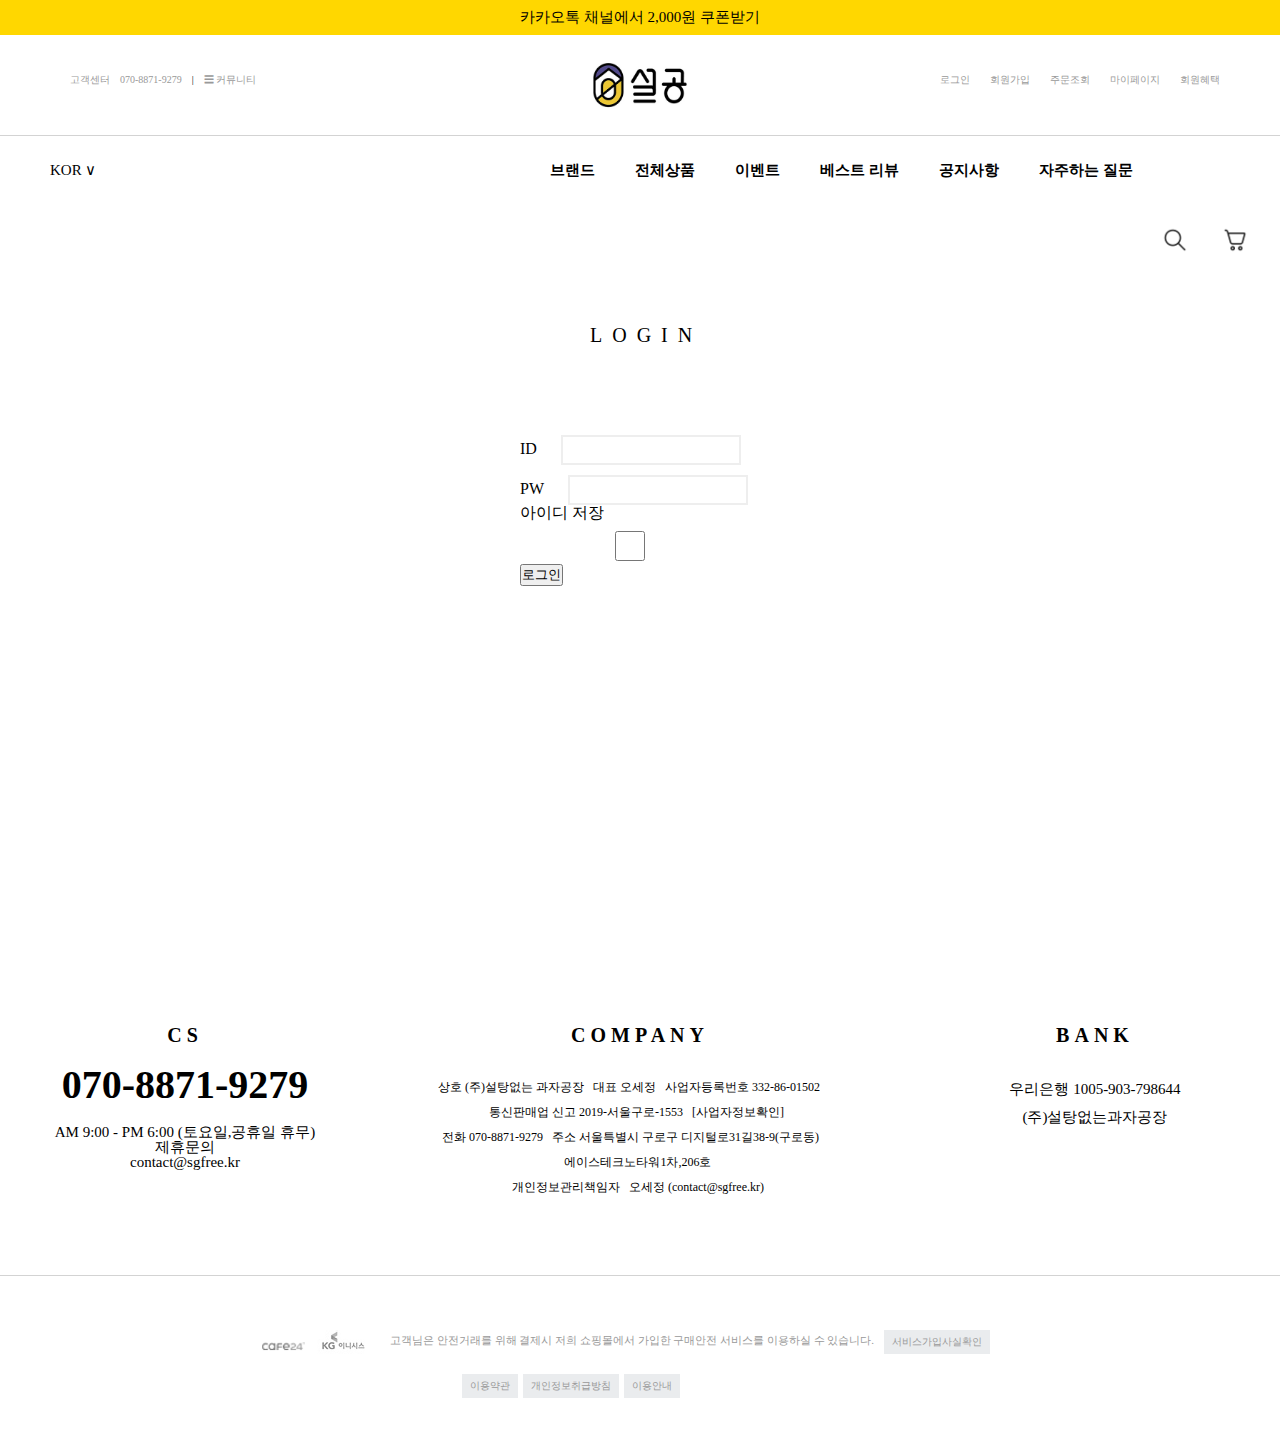
<file: sub_2.html>
<!DOCTYPE html>
<html>
  <head>
    <title>설탕없는과자공장 | 설공</title>
    <link href="css/reset.css" rel="stylesheet">
    <link href="css/common.css" rel="stylesheet">
    <link href="css/sub_2.css" rel="stylesheet">
  </head>
  <body>
    <div id="kakao">
        <div id="box">
        <h3><a href="#">카카오톡 채널에서 2,000원 쿠폰받기</a></h3>
        </div></div>
    <header>
      <div id="box1">
        <div id="login1">
          <ul>
            <li><a href="#">고객센터</a></li>
            <li><a href="#">070-8871-9279</a></li>
            <li>|</li>
            <li><a href="#">&#9776;  커뮤니티</a></li>
          </ul>
        </div>
      </div>
      <div id="box2">
        <div id="logo">
          <a href="index.html" target="self"><img src="img/logo.jpg" alt="logo"></a>
        </div></div>
      <div id="box3">
        <div id="login2">
          <ul>
            <li><a href="#">로그인</a></li>
            <li><a href="#">회원가입</a></li>
            <li><a href="#">주문조회</a></li>
            <li><a href="#">마이페이지</a></li>
            <li><a href="#">회원혜택</a></li>
          </ul>
        </div></div>
    </header>
    <nav>
        <div id="box1">
          <h4><a href="#">KOR   &#8744;</a></h4></div> 
        <div id="box">
          <ul>
            <li><a href="sub.html" target="_self">브랜드</a></li>
            <li><a href="sub.html" target="_self">전체상품</a></li>
            <li><a href="sub.html" target="_self">이벤트</a></li>
            <li><a href="sub.html" target="_self">베스트 리뷰</a></li>
            <li><a href="sub.html" target="_self">공지사항</a></li>
            <li><a href="sub.html" target="_self">자주하는 질문</a></li>
          </ul></div>

          <div id="icon">
            <div class="iconbox">
                <a href="#"><img src="img/icon_1.png" alt="아이콘1"></a>
            </div>
            <div class="iconbox">
                <a href="#"><img src="img/icon_2.png" alt="아이콘2"></a>
            </div>
          </div>
      </nav>

      <main id="sub_2">
        <h1>LOGIN</h1>
        <div class="loginbox">
          <form>
          <label>ID</label>
          <input name="userid" type="text"/>
          <div class="clear"></div>
          <label>PW</label>
          <input name="password" type="password"/>
          <p>
          <label>아이디 저장</label>
          <input type="checkbox" name="save"/>
          <button>로그인</button>
        </form>
        </div>
      </main>

    <footer>
        <div id="top">
            <div class="cs">
                <h1>CS</h1>
                <h2>070-8871-9279</h2>
                <h3>AM 9:00 - PM 6:00 (토요일,공휴일 휴무)<br>
                    <b>제휴문의</b><br>
                    contact@sgfree.kr</h3>
            </div>
            <div class="company">
                <h1>COMPANY</h1>
                <pre>
                          상호 (주)설탕없는 과자공장   대표 오세정   사업자등록번호 332-86-01502
                               통신판매업 신고 2019-서울구로-1553   [사업자정보확인]
                           전화 070-8871-9279   주소 서울특별시 구로구 디지털로31길38-9(구로동)
                                에이스테크노타워1차,206호
                                개인정보관리책임자   오세정 (contact@sgfree.kr)</pre>
            </div>
            <div class="bank">
                <h1>BANK</h1>
                <h2>우리은행 1005-903-798644<br>
                    <b>(주)설탕없는과자공장</b></h2>
            </div>
        </div>
        <div id="botton">
            <div id="box">
              <div class="imgbox">
            <a href="#"><img src="img/footer_1.png" alt=""></a>
              </div>
            <a href="#"><img src="img/footer_2.jpg" alt=""></a>
            <h1>고객님은 안전거래를 위해 결제시 저희 쇼핑몰에서 가입한 구매안전 서비스를 이용하실 수 있습니다.</h1>
            <button>서비스가입사실확인</button>
            <div class="box1">
            <button>이용약관</button>
            <button>개인정보취급방침</button>
            <button>이용안내</button>
        </div></div></div>
    </footer>
  </body>
</html>
</file>
<file: css/common.css>
@charset "utf-8";
      * {margin:0; padding:0; box-sizing:border-box; font-family:"맑은 고딕";}
      ul, ol, li {list-style:none; margin:0; padding:0;}
#kakao {width:100%; height:35px; background-color:gold;}
      #kakao > #box {width:700px; height:35px; margin:0 auto; text-align:center;}
      #kakao > #box > h3 > a {font-size:15px; text-decoration:none; font-weight:150; 
        color:#000; margin:0 auto; line-height:35px;}

      /*header*/
      header {width:1160px; height:100px; margin:0 auto;}
      header > #box1 {width:200px; height:100px; margin:0 auto; float:left;}
      header > #box2 {width:760px; height:100px; margin:0 auto; float:left;}
      header > #box3 {width:200px; height:100px; margin:0 auto; float:right;}

      /*logo*/
      #logo {width:100px; height:50px; margin:25px auto;}
      #logo > a > img {width:100%; height:100%;}

      /*login1*/
      #login1 {width:280px; height:30px; float:left; margin:0 auto;}
      #login1 > ul > li {float:left; font-size:10px; margin: 40px 0 0 10px;}
      #login1 > ul > li > a {text-decoration:none; float:left; font-size:10px; color:#999;}

      /*login2*/
      #login2 {width:300px; height:30px; float:right; margin:0 auto;}
      #login2 > ul > li > a {text-decoration:none; float:left; font-size:10px; color:#999; margin:40px 0 0 20px;}


      /*nav*/
      nav {width:100%; height:70px; border-top:1px solid lightgray;}

      nav > #box1 {width:170px; height:69px; float:left; }
      nav > #box1 > h4> a {text-decoration:none; color:#000; font-size:15px; margin:0 50px; font-weight:100; line-height:69px; float:left;}

      nav > #box {width:700px; height:50px; float:left; margin:0 0 0 380px; height:69px; }
      nav > #box > ul {height:69px; margin:0 auto; line-height:69px; color:#666; font-size:15px; float:left;}
      nav > #box > ul > li {height:69px; margin:0 auto; line-height:69px; color:#a0a0a0; font-size:15px; float:left; font-weight:bold; margin:0 40px 0 0;}
      nav > #box > ul > li > a {text-decoration:none; font-size:15px; color:#000; float:left; font-weight:bold;}
      nav > #box > ul > li > a:hover {opacity:0.4;}

      nav > #icon {width:150px; height:45px; float:right; margin:0 auto; line-height:69px;}
      nav > #icon > .iconbox {width:60px; height:35px; float:left; margin:20px auto; line-height:45px;}
      nav > #icon > .iconbox > a > img {width:30px; height:30px; margin:0 auto; float:right;}
      /*footer*/
      footer {width:100%; height:400px; margin:0 auto; float:left;}
      #top {width: 1260px; height:240px; background-color:#fff; margin:100px auto;}
      #top > .cs {width:350px; height:345px; float: left; }
      #top > .cs > h1 {text-align:center; font-size:20px; font-weight:bold; color:#000; letter-spacing:5px; margin:80px 0 0 0;}
      #top > .cs > h2 {text-align:center; font-size:40px; font-weight:bold; color:#000; margin:20px 0 0 0;}
      #top > .cs > h3 {text-align:center; font-size:15px; font-weight:100; color:#000; margin:20px 0 0 0;}

      #top > .company {width:560px; height:345px; float: left; }
      #top > .company > h1 {text-align:center; font-size:20px; font-weight:bold; color:#000; letter-spacing:5px; margin:80px 0 0 0; }
      #top > .company > pre {text-align:center; font-size:12px; font-weight:100; color:#000; margin:0 auto; margin:30px 0 0 0; line-height:25px; float:left;}

      #top > .bank {width:350px; height:345px; float: left; }
      #top > .bank > h1 {text-align:center; font-size:20px; font-weight:bold; color:#000; letter-spacing:5px; margin:80px 0 0 0;}
      #top > .bank > h2 {text-align:center; font-size:15px; font-weight:100px; color:#000; margin:30px 0 0 0; line-height:28px; font-weight:100;}

      #botton {width:100%; height:155px; background-color:#fff; margin:-10px auto; border-top:1px solid lightgrey;}
      #botton > #box {width:1260px; height:155px; margin:0 auto;}
      #botton > #box > .imgbox {width:47px; height:30px; float:left; margin:40px 0 0 250px;}
      #botton > #box > .imgbox > a > img {width:100%; height:100%;}
      #botton > #box > a > img {float:left; margin:40px 0 0 10px;}
      #botton > #box > h1 {font-size:11px; color:#999; float:left; margin:45px 0 0 20px;}
      #botton > #box > button {display:block; background-color:#EAECEE; margin:0 0 0 20px; border:0; color:#999; 
        font-size:10px; text-align:center; padding:5px 8px; float: left; margin:40px 0 0 10px;}
      #botton > #box > button:hover {background-color:#000; color:#fff; cursor:pointer;}

      #botton > #box > .box1 {width:240px; height:25px; float:left; margin:20px 0 0 150px;}
      #botton > #box > .box1 > button {display:block; background-color:#EAECEE; margin:0 0 0 30px; border:0; color:#999; 
        font-size:10px; text-align:center;padding:5px 8px; float: left; margin:0 0 0 5px;}
      #botton > #box > .box1 > button:hover {background-color:#000; color:#fff; cursor:pointer;}
</file>
<file: css/main.css>
@charset "utf-8";  
  * {margin:0; padding:0; box-sizing:border-box; font-family:"맑은 고딕";}
      ul, ol, li {list-style:none; margin:0; padding:0;}
/*slider*/
      #slider {width:1260px; height:450px; margin:0 auto; }
      #slider > img {width:100%; height:100%;}

     /*section*/
    #best {width:1260px; height:200px; padding:50px 0px; margin:10px auto;} 
    #best > h3 {font-size:22px; color:#000; text-align:center; font-weight:500; margin:0 auto; letter-spacing:5px;}
    #best > h2 {font-size:40px; color: #000; text-align:center; margin:-5px auto; font-weight:100;}
    #best > p {font-size:13px; color:#999; text-align:center; margin:5px auto; font-weight:100;}

     
      section {width:100%; height:3300px; margin:0 auto;}
      #product {width:1260px; height:1000px; margin:0 auto;}
      #product > .box {width:285px; height:450px; margin:10px 15px 30px 15px; float:left; text-align:center; background-color:#fff;}
      #product > .box > .img_box {width:285px; height:285px; margin:0 auto;  overflow:hidden;}
      #product > .box > .img_box > a > img {width:285px; height:285px; margin:0 auto;}
      #product > .box > .img_box > a > img:hover {transform:scale(1.05); transition:0.4s;}
      #product > .box > h5 > a {width:100%; height:50px;  float:left; margin:15px 0 0 0; text-decoration:none; color:#000; text-align:center;
        font-weight:bold; font-size:15px; letter-spacing:-1px; line-height:25px;}

      #product > .box > .box1 {width:285px; height:90px;margin:10px auto; float:left; border-top:1px solid lightgray;}
      #product > .box > .box1 > p {font-size:16px; text-align:center; color:#000; margin:10px auto; font-weight:bold;}
      #product > .box > .box1 > h6 {font-size:8px; text-align:center;}
      #product > .box > .box1 > h6:after {content:"추천"; color:#fff; width:32px; padding:0.5px 0px; border-radius:0px; background-color:#f1626e; display:block; margin:15px auto; font-weight:100;}

      #coupon {width:1260px; height:500px; background-color:#fff; margin:0 auto;}
      #coupon > .box2 {width:420px; height:450px; margin:30px 0 0 0px; float:left;}
      #coupon > .box2 > a > img {width:100%; height:400px; margin:0 auto;}
      #coupon > .box2 > h5 {color:#000; text-align:center; margin:10px auto; font-size:15px;}

      #story {width:100%; height:720px; background-color:#F4F6F6;}
      #story > .box3 {width:1260px; height:720px; margin:20px auto;}
      #story > .box3> h3 {text-align:center; float:left; margin:75px 0 0 600px; letter-spacing:5px; font-weight:100;}
      #story > .box3> h4 {text-align:center; float:left; margin:10px 0 0 625px; font-weight:100;}
      #story > .box3> .box4 {width:1230px; height:400px; background-color:#fff; margin:100px auto; float:left;}
      #story > .box3> .box4 > img {width:630px; height:100%; margin:0 auto; float:left;}
      #story > .box3> .box4 > h3 {color:#000; margin:50px 120px 0 40px; float:left; font-size:30px; font-weight:100;}
      #story > .box3> .box4 > p {color:#000; margin:18px 80px 0 40px; float:left; font-size:16px; font-weight:100; letter-spacing:-1px;  line-height:33px;}
      #story > .box3> .box4 > button {display:block; background-color:#fff; border:1px solid #D7DBDD; color:#000; font-size:16px; text-align:center;
       padding:12px 40px; float:left; letter-spacing:1px; font-weight:100; margin:40px 0 0 40px;}
      #story > .box3> .box4 > button:hover {cursor:pointer;}

      #review {width:100%; height:850px; margin:0 auto; background-color:#F4F6F6;}
      #review > .box4 {width:1260px; height:850px; margin:0 auto;}
      #review > .box4> h3 {text-align:center; float:left; margin:40px 0 0 560px; letter-spacing:5px; font-weight:100;}
      #review > .box4> h4 {text-align:center; float:left; margin:10px 370px 0 630px; font-weight:100;}

      #review > .box4> .box5 {width:240px; height:420px; background-color:#fff; margin:60px 0 0 10px; float:left; border:1px solid #D7DBDD;}
      #review > .box4> .box5 > a > img {width:100%; height:250px; margin:0 auto; float:left;}
      #review > .box4> .box5 > p > a {text-decoration:none; font-size:13px; color:#000; float:left; margin:20px 0 0 15px;}
      #review > .box4> .box5 > pre {float:left; color:#99A3A4; margin:10px 0 0 15px; font-size:13px;}

      #review > .box4> .box5 > .box6 {width:230px; height:80px; border-top:1px solid lightgray; float:left; margin:20px 4px 0 4px;}
      #review > .box4> .box5 > .box6 > a > img {width:50px; height:50px; float:left; margin: 18px 12px;}
      #review > .box4> .box5 > .box6> h5 > a {text-decoration:none; font-size:11px; color:#000; float:left; margin:24px 6px; font-weight:100;}
      #review > .box4> .box5 > .box6 > h6 {font-size:11px; color:#515A5A; float: left; margin:-18px 6px; font-weight:100;}
      #review > .box4> .box5 > .box6 > h6 > b {color:#000;}
      #review > .box4> button {display:block; background-color:#fff; border:1px solid #D7DBDD; color:#000; font-size:16px; text-align:center;
       padding:12px 40px; float:left; letter-spacing:1px; font-weight:100; margin:100px 0 100px 555px;}
      #review > .box4> button:hover {cursor:pointer;}
</file>
<file: css/sub.css>
@charset "UTF-8";
* {font-family:"맑은 고딕";}
body {margin:0;}
ul,ol,li {list-style:none; margin:0; padding:0;}
table, tr, th ,td {margin:0; padding:0; }

#sub {width:1260px; height:6000px; margin:0 auto; padding:30px;}
#product {width:500px; height:650px; float:left; margin:10px 0 0 30px;}
#product > img {width:500px; height:500px; float:left;}
.productsub {width:450px; height:100px;}
.productsub > ul> li> img {width:100px; height:100px; float:left; margin:5px 5px 0 0px;}
li:hover {cursor:pointer;} 

#sub > #contents {width:450px; height:650px; float:right; margin:10px 70px 0 0px;}
#sub > #contents > h1 {font-weight:bold; font-size:24px; color:#000; margin:20px 0 0 0px; line-height:35px; letter-spacing:-1px;}
#sub > #contents > h2 {font-size:13px; color:gray; margin:25px 0 0 0px; font-weight:100;}
#sub > #contents > .tag {width:230px; height:30px; margin:13px 0 0 0px;}
#sub > #contents > .tag > h4 {float:left; margin:0 7px 0 0px; line-height:18px; text-align:center; width:65px; height:20px; font-size:11px; 
    font-display:block; color:gray; border-radius:10px; border:0.5px solid gray;}

#sub > #contents > h5 {font-size:30px; font-weight:bold; color:#000; margin:80px 0 0 0px;}
#sub > #contents > h5:after {content:"원"; color:#000; font-size:15px; font-weight:lighter; margin:0 0 0 5px;}

#sub > #contents > table {border-top:1px solid #c7c7c7; font-size:13px; width:450px; height:160px; float:left; margin:15px 0 0 0px;}
td {padding:20px 0 0 0px; color:#000;}
td:first-child {width:180px;}

#sub > #contents > button {cursor: pointer;}
#sub > #contents > button:nth-of-type(1) {width:70px; height:60px; border-radius:3px; color:#ff4949; background-color:#fff; font-size:20px; float:left; border:1px solid #999; margin:40px 0 0 0px;}
#sub > #contents > button:nth-of-type(1):hover {background-color:#ebebeb;}

#sub > #contents > button:nth-of-type(2) {width:180px; height:60px; border-radius:3px; color:#000; background-color:#fff; font-size:15px; float:left; border:1px solid #999; margin:40px 0 0 10px;}
#sub > #contents > button:nth-of-type(2):hover {background-color:#ebebeb;}

#sub > #contents > button:nth-of-type(3) {width:180px; height:60px; border-radius:3px; color:#fff; background-color:#000; font-size:15px; float:left; margin:40px 0 0 10px;}
#sub > #contents > button:nth-of-type(3):hover {background-color:#363636;}

/*add item*/
#sub > #add {width:1200px; height:380px;  float:left; margin:60px 0 0 0px;}
#sub > #add > h1 {width:95px; height:25px; text-align:center; color:#fff; font-size:15px; background-color:#66452f; line-height:25px; margin:10px 0 0 10px; }

#sub > #add > .add1 {width:225px; height:300px; float:left; margin:30px 5px 0 9px;}
#sub > #add > .add1 > a > img {width:225px; height:225px; float:left;}
#sub > #add > .add1 > h1 > a {text-decoration:none; color:#000; font-size:13px; margin:15px 0 0 0px; float:left;}
#sub > #add > .add1 > h2 {color:#000; font-size:15px; float:left; margin:15px 0 0 0px;  font-weight:bold;}

#sub > #add > .add2 {width:225px; height:300px; float:left; margin:30px 5px 0 9px;}
#sub > #add > .add2 > a > img {width:225px; height:225px; float:left;}
#sub > #add > .add2 > h1 > a {text-decoration:none; color:#000; font-size:13px; margin:15px 0 0 0px; float:left;}
#sub > #add > .add2 > h2 {color:#000; font-size:15px; float:left; margin:15px 0 0 0px;  font-weight:bold;}

#sub > #add > .add3 {width:225px; height:300px; float:left; margin:30px 5px 0 9px;}
#sub > #add > .add3 > a > img {width:225px; height:225px; float:left;}
#sub > #add > .add3 > h1 > a {text-decoration:none; color:#000; font-size:13px; margin:15px 0 0 0px; float:left;}
#sub > #add > .add3 > h2 {color:#000; font-size:15px; float:left; margin:15px 0 0 0px;  font-weight:bold;}

#sub > #add > .add4 {width:225px; height:300px; float:left; margin:30px 5px 0 9px;}
#sub > #add > .add4 > a > img {width:225px; height:225px; float:left;}
#sub > #add > .add4 > h1 > a {text-decoration:none; color:#000; font-size:13px; margin:15px 0 0 0px; float:left;}
#sub > #add > .add4 > h2 {color:#000; font-size:15px; float:left; margin:15px 0 0 0px;  font-weight:bold;}

#sub > #add > .add5 {width:225px; height:300px; float:left; margin:30px 5px 0 9px;}
#sub > #add > .add5 > a > img {width:225px; height:225px; float:left;}
#sub > #add > .add5 > h1 > a {text-decoration:none; color:#000; font-size:13px; margin:15px 0 0 0px; float:left;}
#sub > #add > .add5 > h2 {color:#000; font-size:15px; float:left; margin:15px 0 0 0px;  font-weight:bold;}

/*detail*/
#detail {width:1200px; height:5800px; float:left; margin:100px auto;}

#detail > ul > li {width:250px; height:40px; float:left; text-align:center; border-radius:20px; padding:10px 0 10px 0px; background-color:#fff; border:1px solid rgb(236, 208, 184); font-size:13px; margin:0 25px;}
#detail > ul > li > a {text-decoration:none; color:#66452f; line-height:20px; font-weight:bold;}
#detail > ul > li:first-child {background-color:rgb(236, 208, 184); border:1px solid rgb(236, 208, 184);}

#detail > #detail_box > img {margin:50px 0 -50px 105px; float:left;}

/*deliver*/
#deliver {width:1200px; height:650px; float:left; margin:60px auto;}

#deliver > ul > li {width:250px; height:40px; float:left; text-align:center; border-radius:20px; padding:10px 0 10px 0px; background-color:#fff; border:1px solid rgb(236, 208, 184); font-size:13px; margin:0 25px;}
#deliver > ul > li > a {text-decoration:none; color:#66452f; line-height:20px; font-weight:bold;}
#deliver > ul > li:nth-child(2) {background-color:rgb(236, 208, 184); border:1px solid rgb(236, 208, 184);}

#deliver > .deliver_box_1 {width:600px; height:400px; text-align:center; float:left; margin:20px 0 0 0px;}
#deliver > .deliver_box_1 > table {display:inline-block; margin:50px 0 0 0px; float:left; border:1px solid #e9e9e9; line-height:30px; font-size:13px; color:#333; width:600px; height:350px;}

.deliver_box_1 table th {width:530px; border-bottom:1px solid #e9e9e9; color:#333; font-weight:bolder; float:left; margin:30px 30px 0 30px; text-align: left; padding:0 0 20px 0px;}

.deliver_box_1 table td {width:530px; height:300px; float:left; text-align: left; margin:0 30px 0 30px; color:gray; line-height:25px; letter-spacing:-1.5px;}


#deliver > .deliver_box_2 {width:600px; height:400px; text-align:center; float:right; margin:20px 0 0 0px;}
#deliver > .deliver_box_2 > table {display:inline-block; margin:50px 0 0 0px; float:left; border:1px solid #e9e9e9; line-height:30px; font-size:13px; color:#333; width:600px; height:350px;}

.deliver_box_2 table th {width:530px; border-bottom:1px solid #e9e9e9; color:#333; font-weight:bolder; float:left; margin:30px 30px 0 30px; text-align: left; padding:0 0 20px 0px;}

.deliver_box_2 table td {width:530px; height:300px; float:left; text-align: left; margin:0 30px 0 30px; color:gray; line-height:25px; letter-spacing:-1.5px;}

#deliver > .deliver_box_3 {width:1200px; height:250px; text-align:center; float:left;}
#deliver > .deliver_box_3 > table {display:inline-block; float:left; border:1px solid #e9e9e9; line-height:30px; font-size:13px; color:#333; width:1200px; height:150px;}

.deliver_box_3 table th {width:1100px; border-bottom:1px solid #e9e9e9; color:#333; font-weight:bolder; float:left; margin:30px 30px 0 30px; text-align: left; padding:0 0 20px 0px;}

.deliver_box_3 table td {width:1100px; height:100px; float:left; text-align: left; margin:0 30px 0 30px; color:gray; line-height:25px; letter-spacing:-1.5px;}


/*pd_review*/
#pd_review {width:1200px; height:920px; margin:60px auto; float:left; }

#pd_review > ul > li {width:250px; height:40px; float:left; text-align:center; border-radius:20px; padding:10px 0 10px 0px; background-color:#fff; border:1px solid rgb(236, 208, 184); font-size:13px; margin:0 25px;}
#pd_review > ul > li > a {text-decoration:none; color:#66452f; line-height:20px; font-weight:bold;}
#pd_review > ul > li:nth-child(3) {background-color:rgb(236, 208, 184); border:1px solid rgb(236, 208, 184);}

#pd_review > .review_box > .photo {width:1200px; height:200px; float:left; margin:50px 0 0 0px;}
#pd_review > .review_box > .photo > h1 {color:#000; font-size:16px; float:left; margin:0 0 0 25px;}
#pd_review > .review_box > .photo > h1 > b {font-weight:bold;}
#pd_review > .review_box > .photo > h2 > a {color:gray; text-decoration:none; font-size:15px; float:right; margin:0 30px 0 0;}
#pd_review > .review_box > .photo > .photo_box {width:1200px; height:150px; float:left; margin:20px 0 0 0; padding:0 0 0 15px;}
#pd_review > .review_box > .photo > .photo_box > a > img {width:130px; height:130px; border-radius:3px; margin:10px 0 0 10px;}

#pd_review > table {width:1150px; height:500px; float:left; margin:20px 0 0 25px;}
#pd_review table th {width:100px; border-bottom:1px solid #e9e9e9; color:#333; float:left; text-align:center; padding:0 0 20px 0px; margin:20px 0 0 0px; font-size:13px;}
#pd_review table td:first-of-type {width:750px; border-bottom:1px solid #e9e9e9; color:#333; float:left; text-align:left; padding:0 0 20px 80px; text-decoration:none; margin:20px 0 0 0px; font-size:13px; }
#pd_review table td a {text-decoration:none; color:#333;}
#pd_review table td:nth-of-type(2) {width:200px; border-bottom:1px solid #e9e9e9; color:#333; float:left; text-align:left; padding:0 0 20px 0px; margin:20px 0 0 0px; font-size:13px;}
#pd_review table td:nth-of-type(3) {width:100px; border-bottom:1px solid #e9e9e9; color:#333; float:left; text-align:left; padding:0 0 20px 0px; margin:20px 0 0 0px; font-size:13px;}

#pd_review > button {float:right; background-color:#66452f; color:#fff; font-size: 15px; padding:5px 10px 6px 10px; margin:20px 30px 20px -20px; border:none; line-height:15px; cursor:pointer;}

#pd_review > h3 > a {float:left; font-size:15px; color:#000; letter-spacing:20px; line-height:200px; margin:0 0 0 385px; text-decoration:none;}
#pd_review > h3 > a > b {font-weight:bolder;}

/*inquiry*/
#inquiry > ul > li {width:250px; height:40px; float:left; text-align:center; border-radius:20px; padding:10px 0 10px 0px; background-color:#fff; border:1px solid rgb(236, 208, 184); font-size:13px; margin:0 25px;}
#inquiry > ul > li > a {text-decoration:none; color:#66452f; line-height:20px; font-weight:bold;}
#inquiry > ul > li:last-child {background-color:rgb(236, 208, 184); border:1px solid rgb(236, 208, 184);}

#inquiry {width:1200px; height:280px; margin:100px auto; float:left;}
#inquiry > #inquiry_tablebox {width:1200px; height:440px; margin:0 auto; text-align:center;}

#inquiry > #inquiry_tablebox > table {display:inline-block; margin:0px auto; border-top:1px solid #947569; line-height:30px; width:1200px; font-size:13px; color:#333;}
#inquiry_tablebox table th {width:80px; border-bottom:1px solid #fff; color:#333; border-bottom:1px solid #eee; padding:5px 0 5px 0px;}
#inquiry_tablebox table td:first-of-type {width:770px; border-bottom:1px solid #eee; padding:5px 0 5px 0px;}
#inquiry_tablebox table td:first-of-type > a {color:#333; text-decoration:none;}
#inquiry_tablebox table td:nth-of-type(2) {width:80px; text-align:center; border-bottom:1px solid #eee; padding:5px 0 5px 0px;}
#inquiry_tablebox table td:nth-of-type(3) {width:120px; text-align:center; border-bottom:1px solid #eee; padding:5px 0 5px 0px;}
#inquiry_tablebox table td:last-of-type {width:150px; text-align:center; border-bottom:1px solid #eee; padding:5px 0 5px 0px;}


#inquiry > #inquiry_tablebox > button {float:right; margin:60px 20px 25px 0px; width:120px; height:30px; color:#fff; font-size:12px; background-color:#66452f; border:0px;}
#inquiry > #inquiry_tablebox > button:hover {cursor:pointer;}
</file>
<file: css/sub_2.css>
@charset "UTF-8";
* {font-family:"맑은 고딕";}
body {margin:0;}
ul,ol,li {list-style:none; margin:0; padding:0;}
table, tr, th ,td {margin:0; padding:0; }

#sub_2 {width:1160px; height:600px; margin:20px auto;}
#sub_2 > h1 {font-size:20px; font-weight:100px; letter-spacing:10px; color:#000; margin:100px 0 0 530px; float:left;}
#sub_2 > .loginbox {width:300px; height:450px; float:left; margin:50px 0 0 430px; padding:30px; }

#sub_2 > .loginbox > label {margin:80px 0 0 30px; border:1px solid #ccc; width:100px; display:block; float:left; color:#ccc;}
input {width:180px; height:30px; margin:10px 0 0 20px; border:none; background-color:#fff; border:2px solid #eee;}
#sub_2 > .loginbox > button {background-color: #000; width:200px; height:30px; color:#fff; float:left; margin:50px 0 0 25px; cursor:pointer;}
#sub_2 > .loginbox > button:hover {opacity:0.6;}
</file>
